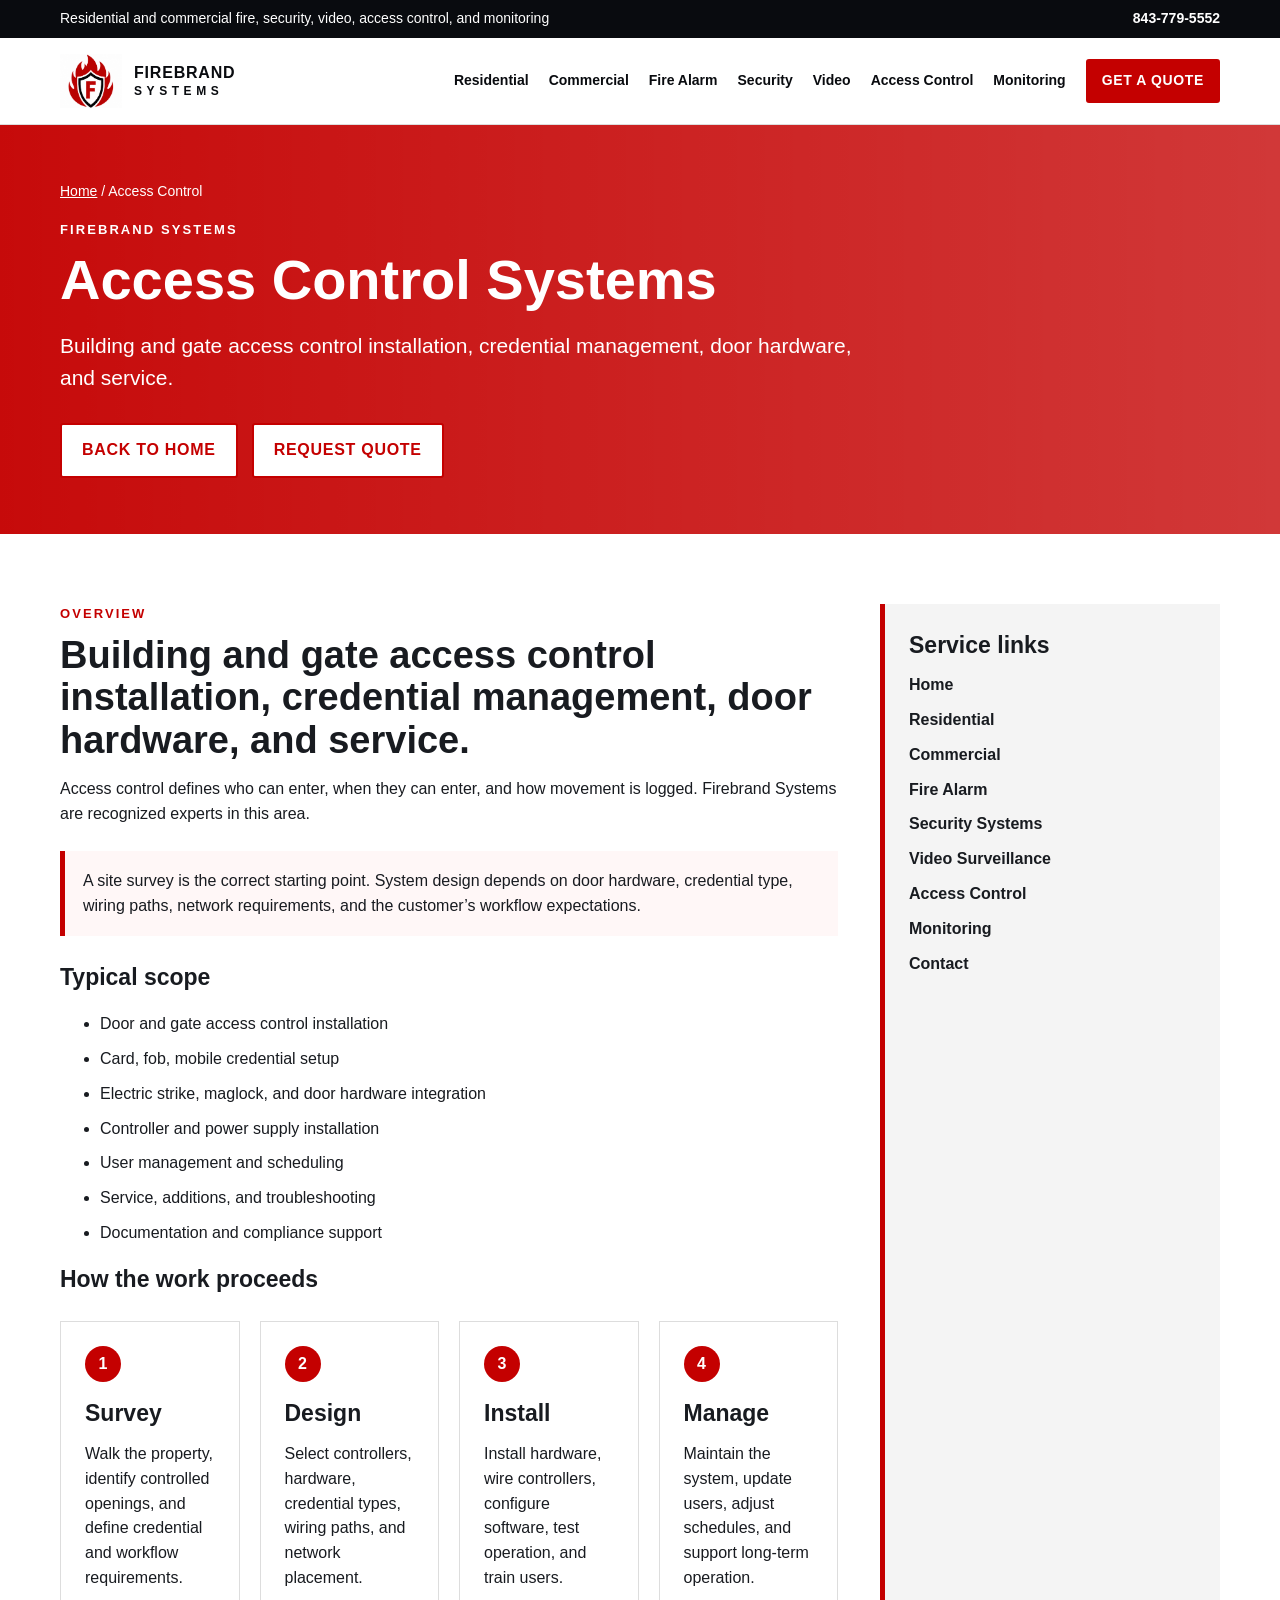
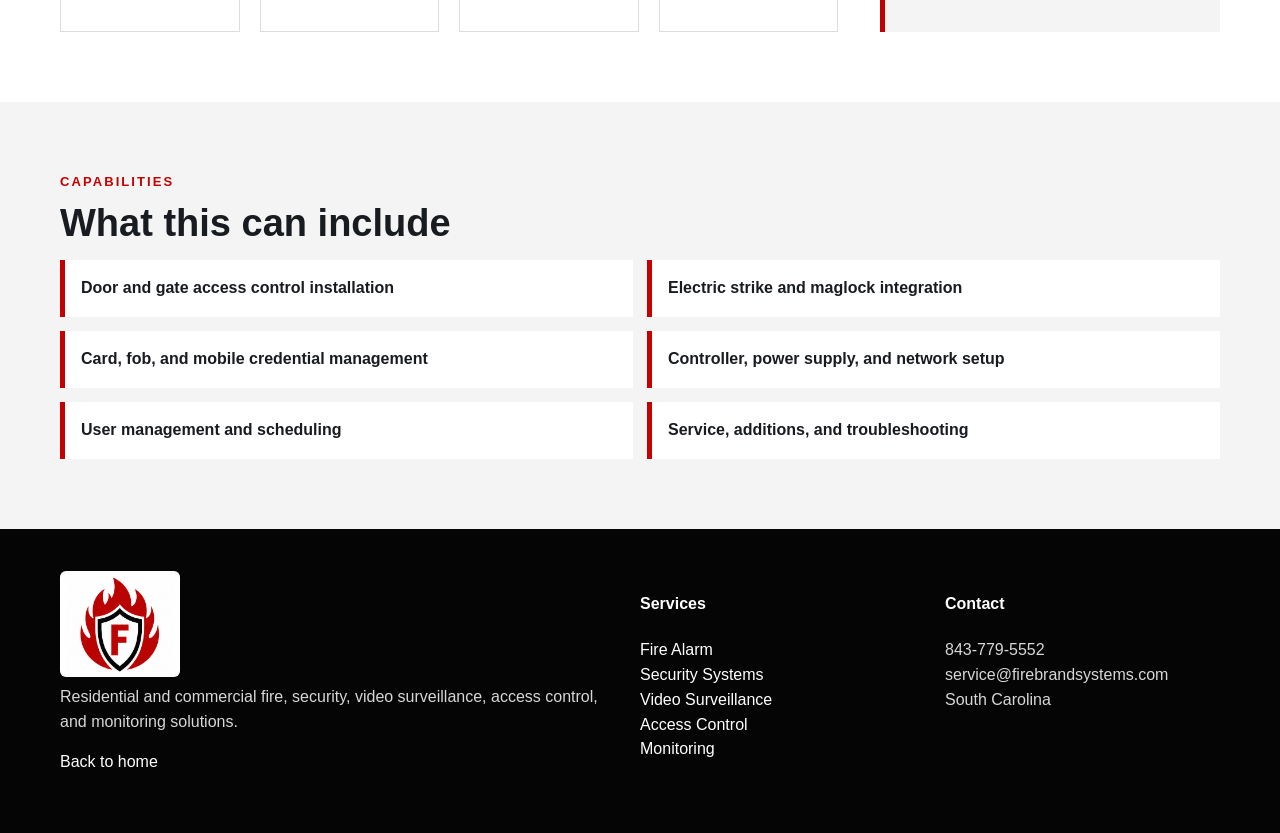
<file: access-control.html>
<!doctype html>
<html lang="en">
<head>
  <meta charset="utf-8">
  <meta name="viewport" content="width=device-width, initial-scale=1">
  <title>Access Control Systems | Firebrand Systems</title>
  <meta name="description" content="Building and gate access control installation, credential management, door hardware, and service.">
  <link rel="icon" href="assets/favicon.svg" type="image/svg+xml">
  <link rel="stylesheet" href="styles.css">
</head>
<body>

<header class="utility">
  <div class="container utility-inner">
    <span>Residential and commercial fire, security, video, access control, and monitoring</span>
    <a href="tel:8437795552">843-779-5552</a>
  </div>
</header>

<nav class="nav">
  <div class="container nav-inner">
    <a class="brand" href="index.html" aria-label="Firebrand Systems home">
      <img src="firebrand-logo.png" alt="Firebrand Systems logo">
      <span>FIREBRAND <em>SYSTEMS</em></span>
    </a>
    <div class="nav-links">
      <a href="residential.html">Residential</a>
      <a href="commercial.html">Commercial</a>
      <a href="fire-alarm.html">Fire Alarm</a>
      <a href="security-systems.html">Security</a>
      <a href="video-surveillance.html">Video</a>
      <a href="access-control.html">Access Control</a>
      <a href="monitoring.html">Monitoring</a>
      <a class="button nav-button" href="contact.html">Get a Quote</a>
    </div>
  </div>
</nav>

<main>
  <section class="hero service-hero">
    <div class="container">
      <div class="breadcrumbs"><a href="index.html">Home</a> / Access Control</div>
      <p class="eyebrow">Firebrand Systems</p>
      <h1>Access Control Systems</h1>
      <p class="lead">Building and gate access control installation, credential management, door hardware, and service.</p>
      <div class="actions">
        <a class="button secondary" href="index.html">Back to Home</a>
        <a class="button secondary" href="contact.html">Request Quote</a>
      </div>
    </div>
  </section>

  <section class="section">
    <div class="container service-layout">
      <article>
        <p class="eyebrow red">Overview</p>
        <h2>Building and gate access control installation, credential management, door hardware, and service.</h2>
        <p>Access control defines who can enter, when they can enter, and how movement is logged. Firebrand Systems are recognized experts in this area.</p>
        <div class="notice">A site survey is the correct starting point. System design depends on door hardware, credential type, wiring paths, network requirements, and the customer’s workflow expectations.</div>

        <h3>Typical scope</h3>
        <ul class="text-list">
          <li>Door and gate access control installation</li>
          <li>Card, fob, mobile credential setup</li>
          <li>Electric strike, maglock, and door hardware integration</li>
          <li>Controller and power supply installation</li>
          <li>User management and scheduling</li>
          <li>Service, additions, and troubleshooting</li>
          <li>Documentation and compliance support</li>
        </ul>

        <h3>How the work proceeds</h3>
        <div class="process">
          <div>
            <h3>Survey</h3>
            <p>Walk the property, identify controlled openings, and define credential and workflow requirements.</p>
          </div>
          <div>
            <h3>Design</h3>
            <p>Select controllers, hardware, credential types, wiring paths, and network placement.</p>
          </div>
          <div>
            <h3>Install</h3>
            <p>Install hardware, wire controllers, configure software, test operation, and train users.</p>
          </div>
          <div>
            <h3>Manage</h3>
            <p>Maintain the system, update users, adjust schedules, and support long-term operation.</p>
          </div>
        </div>
      </article>

      <aside class="sidebox">
        <h3>Service links</h3>
        <a href="index.html">Home</a>
        <a href="residential.html">Residential</a>
        <a href="commercial.html">Commercial</a>
        <a href="fire-alarm.html">Fire Alarm</a>
        <a href="security-systems.html">Security Systems</a>
        <a href="video-surveillance.html">Video Surveillance</a>
        <a href="access-control.html">Access Control</a>
        <a href="monitoring.html">Monitoring</a>
        <a href="contact.html">Contact</a>
      </aside>
    </div>
  </section>

  <section class="section split-section">
    <div class="container">
      <p class="eyebrow red">Capabilities</p>
      <h2>What this can include</h2>
      <div class="checklist">
        <span>Door and gate access control installation</span>
        <span>Electric strike and maglock integration</span>
        <span>Card, fob, and mobile credential management</span>
        <span>Controller, power supply, and network setup</span>
        <span>User management and scheduling</span>
        <span>Service, additions, and troubleshooting</span>
      </div>
    </div>
  </section>
</main>

<footer>
  <div class="container footer-grid">
    <div>
      <img src="firebrand-logo.png" alt="Firebrand Systems logo">
      <p>Residential and commercial fire, security, video surveillance, access control, and monitoring solutions.</p>
      <p><a href="index.html">Back to home</a></p>
    </div>
    <div>
      <h4>Services</h4>
      <p>
        <a href="fire-alarm.html">Fire Alarm</a><br>
        <a href="security-systems.html">Security Systems</a><br>
        <a href="video-surveillance.html">Video Surveillance</a><br>
        <a href="access-control.html">Access Control</a><br>
        <a href="monitoring.html">Monitoring</a>
      </p>
    </div>
    <div>
      <h4>Contact</h4>
      <p>843-779-5552<br>service@firebrandsystems.com<br>South Carolina</p>
    </div>
  </div>
</footer>

</body>
</html>
</file>
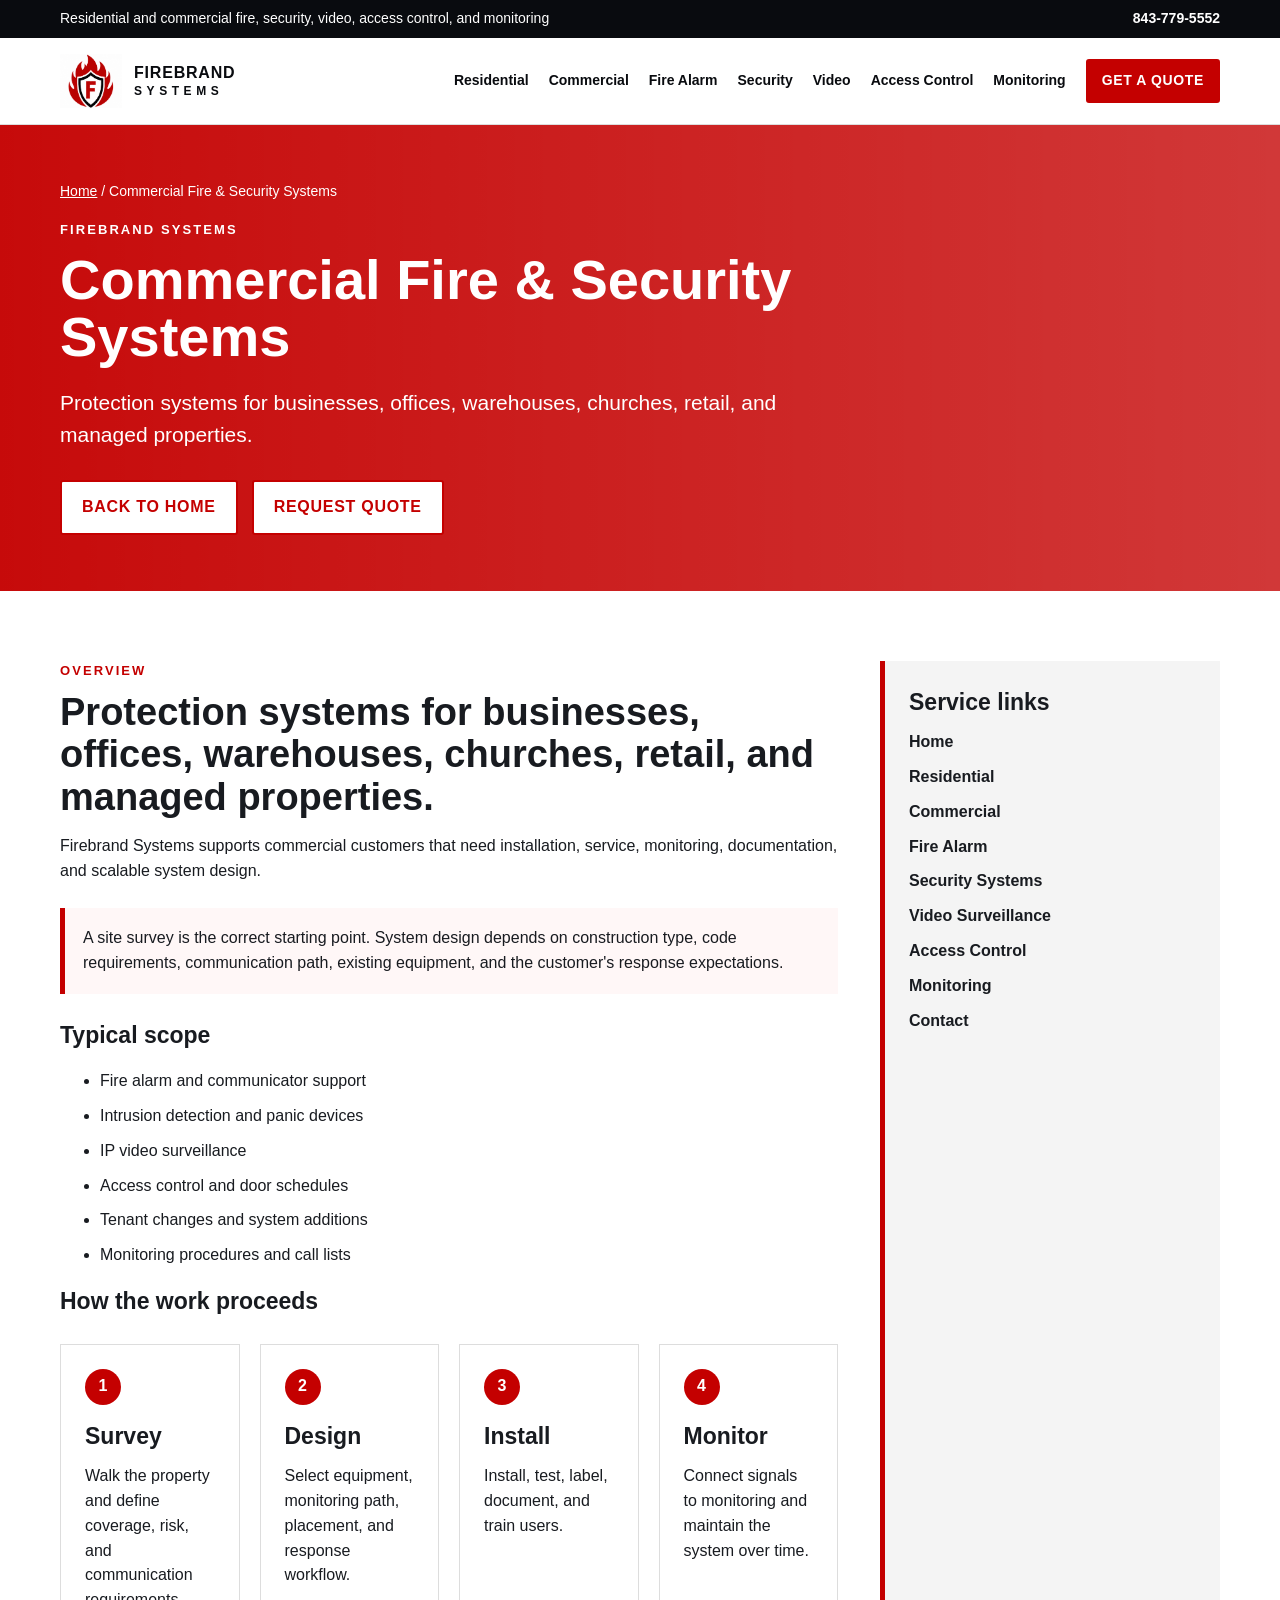
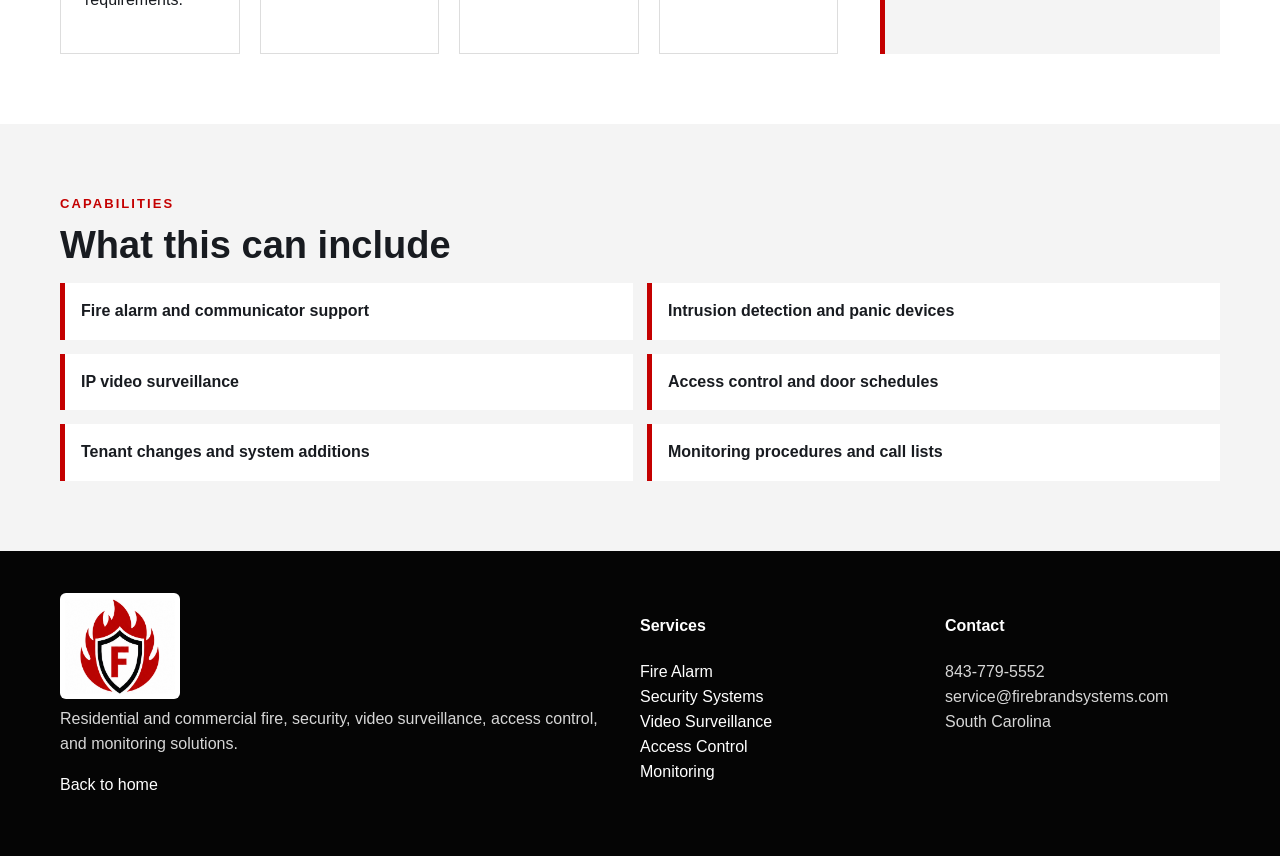
<file: commercial.html>
<!doctype html>
<html lang="en">
<head>
  <meta charset="utf-8">
  <meta name="viewport" content="width=device-width, initial-scale=1">
  <title>Commercial Fire & Security Systems | Firebrand Systems</title>
  <meta name="description" content="Commercial fire alarm, intrusion, video, access control, and monitoring services.">
  <link rel="icon" href="assets/favicon.svg" type="image/svg+xml">
  <link rel="stylesheet" href="styles.css">
</head>
<body>

<header class="utility">
  <div class="container utility-inner">
    <span>Residential and commercial fire, security, video, access control, and monitoring</span>
    <a href="tel:8437795552">843-779-5552</a>
  </div>
</header>
<nav class="nav">
  <div class="container nav-inner">
    <a class="brand" href="index.html" aria-label="Firebrand Systems home">
      <img src="firebrand-logo.png" alt="Firebrand Systems logo">
      <span>FIREBRAND <em>SYSTEMS</em></span>
    </a>
    <div class="nav-links">
      <a href="residential.html">Residential</a>
      <a href="commercial.html">Commercial</a>
      <a href="fire-alarm.html">Fire Alarm</a>
      <a href="security-systems.html">Security</a>
      <a href="video-surveillance.html">Video</a>
      <a href="access-control.html">Access Control</a>
      <a href="monitoring.html">Monitoring</a>
      <a class="button nav-button" href="contact.html">Get a Quote</a>
    </div>
  </div>
</nav>


<main>
  <section class="hero service-hero">
    <div class="container">
      <div class="breadcrumbs"><a href="index.html">Home</a> / Commercial Fire & Security Systems</div>
      <p class="eyebrow">Firebrand Systems</p>
      <h1>Commercial Fire & Security Systems</h1>
      <p class="lead">Protection systems for businesses, offices, warehouses, churches, retail, and managed properties.</p>
      <div class="actions"><a class="button secondary" href="index.html">Back to Home</a><a class="button secondary" href="contact.html">Request Quote</a></div>
    </div>
  </section>
  <section class="section">
    <div class="container service-layout">
      <article>
        <p class="eyebrow red">Overview</p>
        <h2>Protection systems for businesses, offices, warehouses, churches, retail, and managed properties.</h2>
        <p>Firebrand Systems supports commercial customers that need installation, service, monitoring, documentation, and scalable system design.</p>
        <div class="notice">A site survey is the correct starting point. System design depends on construction type, code requirements, communication path, existing equipment, and the customer's response expectations.</div>
        <h3>Typical scope</h3>
        <ul class="text-list"><li>Fire alarm and communicator support</li>
<li>Intrusion detection and panic devices</li>
<li>IP video surveillance</li>
<li>Access control and door schedules</li>
<li>Tenant changes and system additions</li>
<li>Monitoring procedures and call lists</li></ul>
        <h3>How the work proceeds</h3>
        <div class="process">
          <div><h3>Survey</h3><p>Walk the property and define coverage, risk, and communication requirements.</p></div>
          <div><h3>Design</h3><p>Select equipment, monitoring path, placement, and response workflow.</p></div>
          <div><h3>Install</h3><p>Install, test, label, document, and train users.</p></div>
          <div><h3>Monitor</h3><p>Connect signals to monitoring and maintain the system over time.</p></div>
        </div>
      </article>
      <aside class="sidebox">
        <h3>Service links</h3>
        <a href="index.html">Home</a>
        <a href="residential.html">Residential</a>
        <a href="commercial.html">Commercial</a>
        <a href="fire-alarm.html">Fire Alarm</a>
        <a href="security-systems.html">Security Systems</a>
        <a href="video-surveillance.html">Video Surveillance</a>
        <a href="access-control.html">Access Control</a>
        <a href="monitoring.html">Monitoring</a>
        <a href="contact.html">Contact</a>
      </aside>
    </div>
  </section>
  <section class="section split-section">
    <div class="container">
      <p class="eyebrow red">Capabilities</p>
      <h2>What this can include</h2>
      <div class="checklist"><span>Fire alarm and communicator support</span>
<span>Intrusion detection and panic devices</span>
<span>IP video surveillance</span>
<span>Access control and door schedules</span>
<span>Tenant changes and system additions</span>
<span>Monitoring procedures and call lists</span></div>
    </div>
  </section>
</main>


<footer>
  <div class="container footer-grid">
    <div>
      <img src="firebrand-logo.png" alt="Firebrand Systems logo">
      <p>Residential and commercial fire, security, video surveillance, access control, and monitoring solutions.</p>
      <p><a href="index.html">Back to home</a></p>
    </div>
    <div>
      <h4>Services</h4>
      <p><a href="fire-alarm.html">Fire Alarm</a><br>
      <a href="security-systems.html">Security Systems</a><br>
      <a href="video-surveillance.html">Video Surveillance</a><br>
      <a href="access-control.html">Access Control</a><br>
      <a href="monitoring.html">Monitoring</a></p>
    </div>
    <div>
      <h4>Contact</h4>
      <p>843-779-5552<br>service@firebrandsystems.com<br>South Carolina</p>
    </div>
  </div>
</footer>

</body>
</html>
</file>
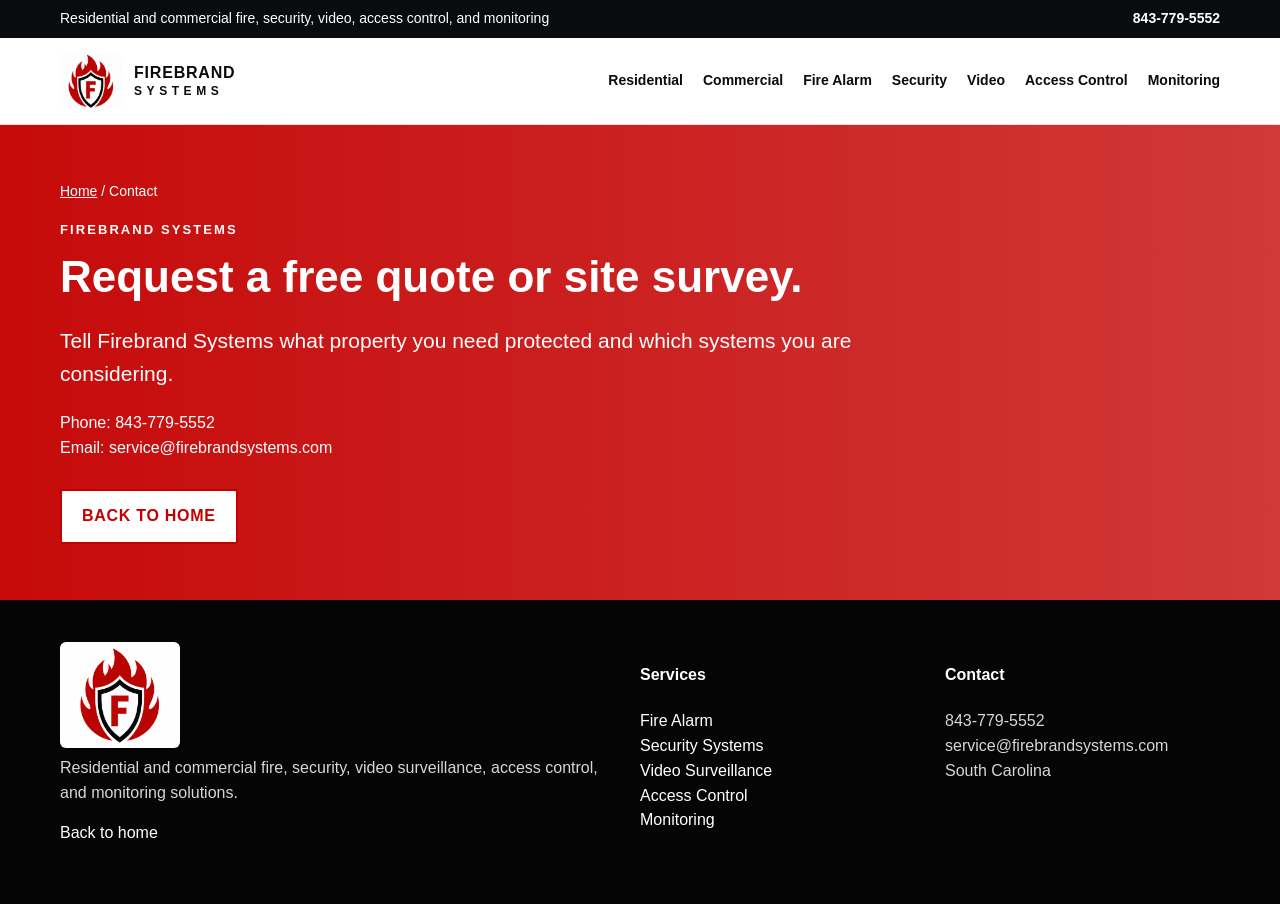
<file: contact.html>
<!doctype html>
<html lang="en">
<head>
  <meta charset="utf-8">
  <meta name="viewport" content="width=device-width, initial-scale=1">
  <title>Contact Firebrand Systems | Request a Free Quote</title>
  <meta name="description" content="Request a free Firebrand Systems residential or commercial fire and security quote.">
  <link rel="icon" href="assets/favicon.svg" type="image/svg+xml">
  <link rel="stylesheet" href="styles.css">
  <style>
  .service-layout {
    grid-template-columns: 2fr 1fr;
  }

  .hero.service-hero .small-title {
    font-size: 2.75rem;
    line-height: 1.2;
  }
</style>


</style>

</head>
<body>

<header class="utility">
  <div class="container utility-inner">
    <span>Residential and commercial fire, security, video, access control, and monitoring</span>
    <a href="tel:8437795552">843-779-5552</a>
  </div>
</header>
<nav class="nav">
  <div class="container nav-inner">
    <a class="brand" href="index.html" aria-label="Firebrand Systems home">
      <img src="firebrand-logo.png" alt="Firebrand Systems logo">
      <span>FIREBRAND <em>SYSTEMS</em></span>
    </a>
    <div class="nav-links">
      <a href="residential.html">Residential</a>
      <a href="commercial.html">Commercial</a>
      <a href="fire-alarm.html">Fire Alarm</a>
      <a href="security-systems.html">Security</a>
      <a href="video-surveillance.html">Video</a>
      <a href="access-control.html">Access Control</a>
      <a href="monitoring.html">Monitoring</a>
      
    </div>
  </div>
</nav>


<main>
  <section class="hero service-hero">
    <div class="container">
      <div class="breadcrumbs"><a href="index.html">Home</a> / Contact</div>
      <p class="eyebrow">Firebrand Systems</p>
      <h1 class="small-title">Request a free quote or site survey.</h1>
      <p class="lead">Tell Firebrand Systems what property you need protected and which systems you are considering.</p>
      <p>Phone: 843-779-5552<br>Email: service@firebrandsystems.com</p>
      <div class="actions"><a class="button secondary" href="index.html">Back to Home</a></div>
    </div>
    
   
  </section>
  
  
</main>


<footer>
  <div class="container footer-grid">
    <div>
      <img src="firebrand-logo.png" alt="Firebrand Systems logo">
      <p>Residential and commercial fire, security, video surveillance, access control, and monitoring solutions.</p>
      <p><a href="index.html">Back to home</a></p>
    </div>
    <div>
      <h4>Services</h4>
      <p><a href="fire-alarm.html">Fire Alarm</a><br>
      <a href="security-systems.html">Security Systems</a><br>
      <a href="video-surveillance.html">Video Surveillance</a><br>
      <a href="access-control.html">Access Control</a><br>
      <a href="monitoring.html">Monitoring</a></p>
    </div>
    <div>
      <h4>Contact</h4>
      <p>843-779-5552<br>service@firebrandsystems.com<br>South Carolina</p>
    </div>
  </div>
</footer>

</body>
</html>
</file>
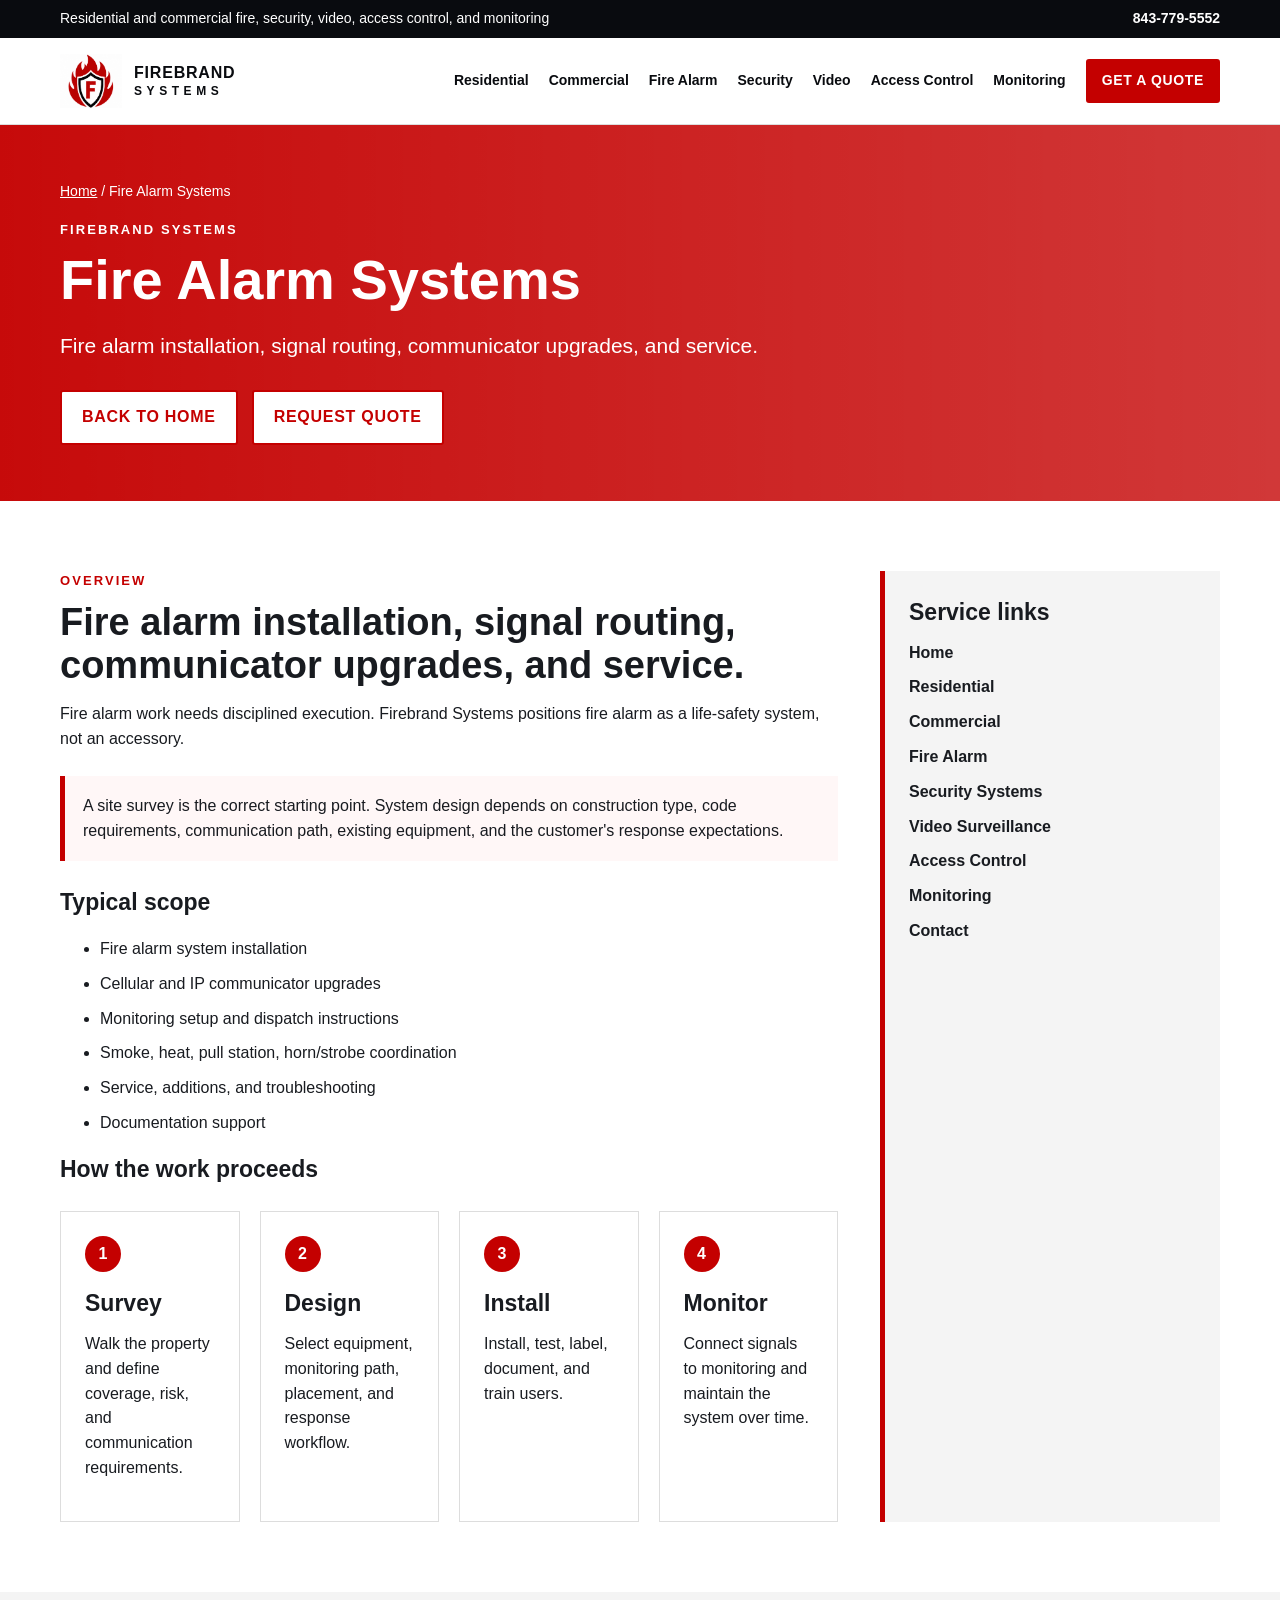
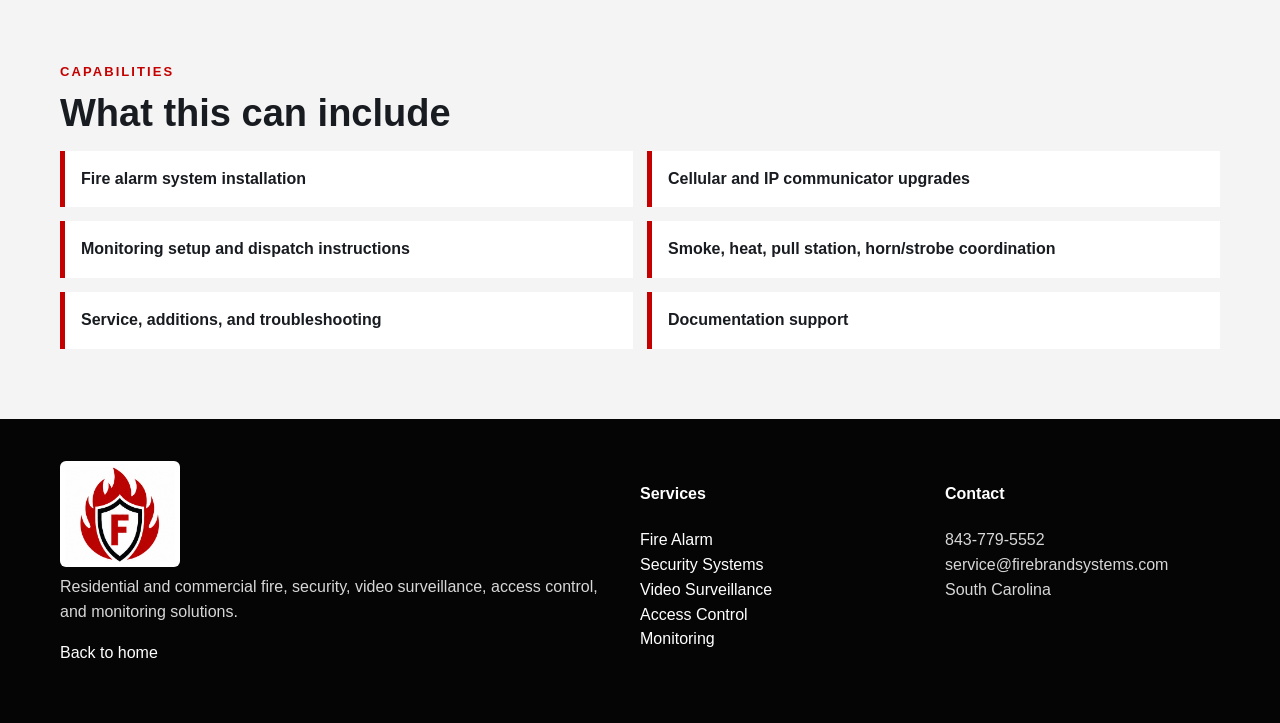
<file: fire-alarm.html>
<!doctype html>
<html lang="en">
<head>
  <meta charset="utf-8">
  <meta name="viewport" content="width=device-width, initial-scale=1">
  <title>Fire Alarm Systems | Firebrand Systems</title>
  <meta name="description" content="Fire alarm installation, monitoring, communicator upgrades, and service.">
  <link rel="icon" href="assets/favicon.svg" type="image/svg+xml">
  <link rel="stylesheet" href="styles.css">
</head>
<body>

<header class="utility">
  <div class="container utility-inner">
    <span>Residential and commercial fire, security, video, access control, and monitoring</span>
    <a href="tel:8437795552">843-779-5552</a>
  </div>
</header>
<nav class="nav">
  <div class="container nav-inner">
    <a class="brand" href="index.html" aria-label="Firebrand Systems home">
      <img src="firebrand-logo.png" alt="Firebrand Systems logo">
      <span>FIREBRAND <em>SYSTEMS</em></span>
    </a>
    <div class="nav-links">
      <a href="residential.html">Residential</a>
      <a href="commercial.html">Commercial</a>
      <a href="fire-alarm.html">Fire Alarm</a>
      <a href="security-systems.html">Security</a>
      <a href="video-surveillance.html">Video</a>
      <a href="access-control.html">Access Control</a>
      <a href="monitoring.html">Monitoring</a>
      <a class="button nav-button" href="contact.html">Get a Quote</a>
    </div>
  </div>
</nav>


<main>
  <section class="hero service-hero">
    <div class="container">
      <div class="breadcrumbs"><a href="index.html">Home</a> / Fire Alarm Systems</div>
      <p class="eyebrow">Firebrand Systems</p>
      <h1>Fire Alarm Systems</h1>
      <p class="lead">Fire alarm installation, signal routing, communicator upgrades, and service.</p>
      <div class="actions"><a class="button secondary" href="index.html">Back to Home</a><a class="button secondary" href="contact.html">Request Quote</a></div>
    </div>
  </section>
  <section class="section">
    <div class="container service-layout">
      <article>
        <p class="eyebrow red">Overview</p>
        <h2>Fire alarm installation, signal routing, communicator upgrades, and service.</h2>
        <p>Fire alarm work needs disciplined execution. Firebrand Systems positions fire alarm as a life-safety system, not an accessory.</p>
        <div class="notice">A site survey is the correct starting point. System design depends on construction type, code requirements, communication path, existing equipment, and the customer's response expectations.</div>
        <h3>Typical scope</h3>
        <ul class="text-list"><li>Fire alarm system installation</li>
<li>Cellular and IP communicator upgrades</li>
<li>Monitoring setup and dispatch instructions</li>
<li>Smoke, heat, pull station, horn/strobe coordination</li>
<li>Service, additions, and troubleshooting</li>
<li>Documentation support</li></ul>
        <h3>How the work proceeds</h3>
        <div class="process">
          <div><h3>Survey</h3><p>Walk the property and define coverage, risk, and communication requirements.</p></div>
          <div><h3>Design</h3><p>Select equipment, monitoring path, placement, and response workflow.</p></div>
          <div><h3>Install</h3><p>Install, test, label, document, and train users.</p></div>
          <div><h3>Monitor</h3><p>Connect signals to monitoring and maintain the system over time.</p></div>
        </div>
      </article>
      <aside class="sidebox">
        <h3>Service links</h3>
        <a href="index.html">Home</a>
        <a href="residential.html">Residential</a>
        <a href="commercial.html">Commercial</a>
        <a href="fire-alarm.html">Fire Alarm</a>
        <a href="security-systems.html">Security Systems</a>
        <a href="video-surveillance.html">Video Surveillance</a>
        <a href="access-control.html">Access Control</a>
        <a href="monitoring.html">Monitoring</a>
        <a href="contact.html">Contact</a>
      </aside>
    </div>
  </section>
  <section class="section split-section">
    <div class="container">
      <p class="eyebrow red">Capabilities</p>
      <h2>What this can include</h2>
      <div class="checklist"><span>Fire alarm system installation</span>
<span>Cellular and IP communicator upgrades</span>
<span>Monitoring setup and dispatch instructions</span>
<span>Smoke, heat, pull station, horn/strobe coordination</span>
<span>Service, additions, and troubleshooting</span>
<span>Documentation support</span></div>
    </div>
  </section>
</main>


<footer>
  <div class="container footer-grid">
    <div>
      <img src="firebrand-logo.png" alt="Firebrand Systems logo">
      <p>Residential and commercial fire, security, video surveillance, access control, and monitoring solutions.</p>
      <p><a href="index.html">Back to home</a></p>
    </div>
    <div>
      <h4>Services</h4>
      <p><a href="fire-alarm.html">Fire Alarm</a><br>
      <a href="security-systems.html">Security Systems</a><br>
      <a href="video-surveillance.html">Video Surveillance</a><br>
      <a href="access-control.html">Access Control</a><br>
      <a href="monitoring.html">Monitoring</a></p>
    </div>
    <div>
      <h4>Contact</h4>
      <p>843-779-5552<br>service@firebrandsystems.com<br>South Carolina</p>
    </div>
  </div>
</footer>

</body>
</html>
</file>
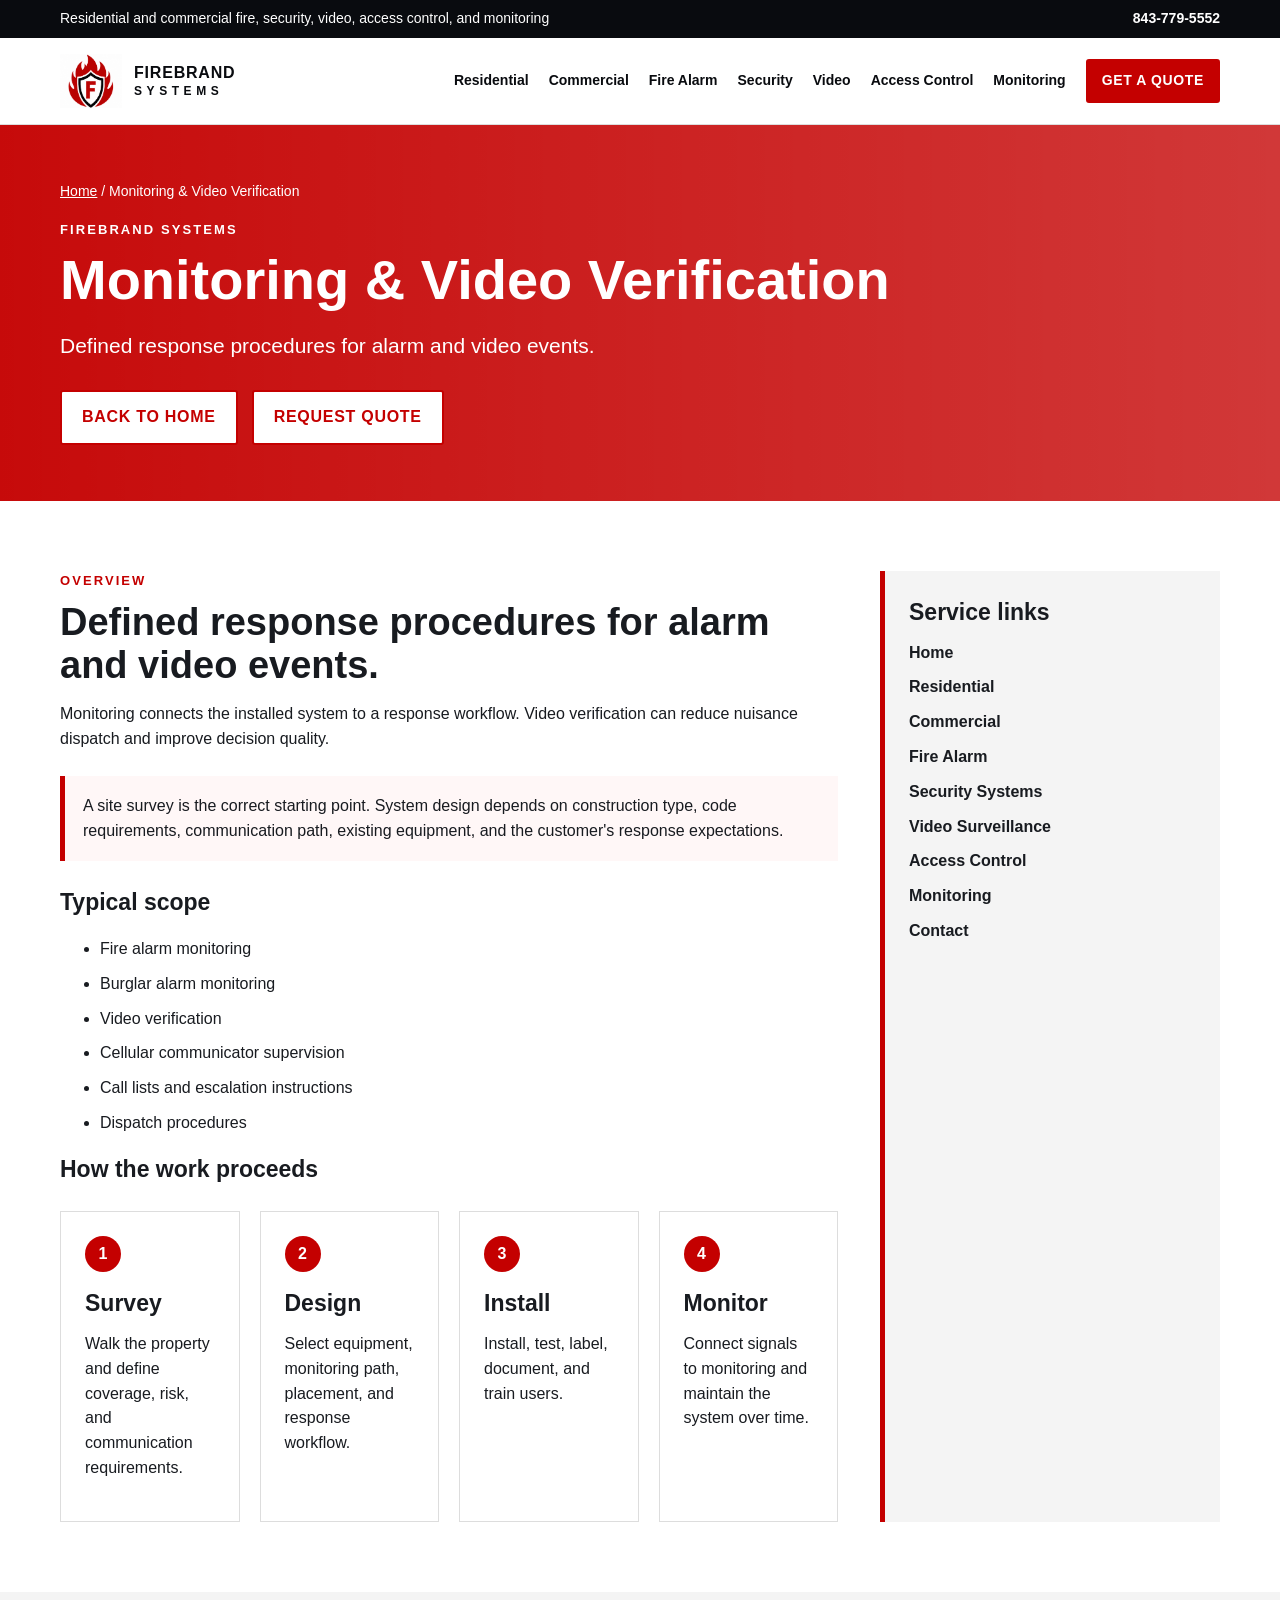
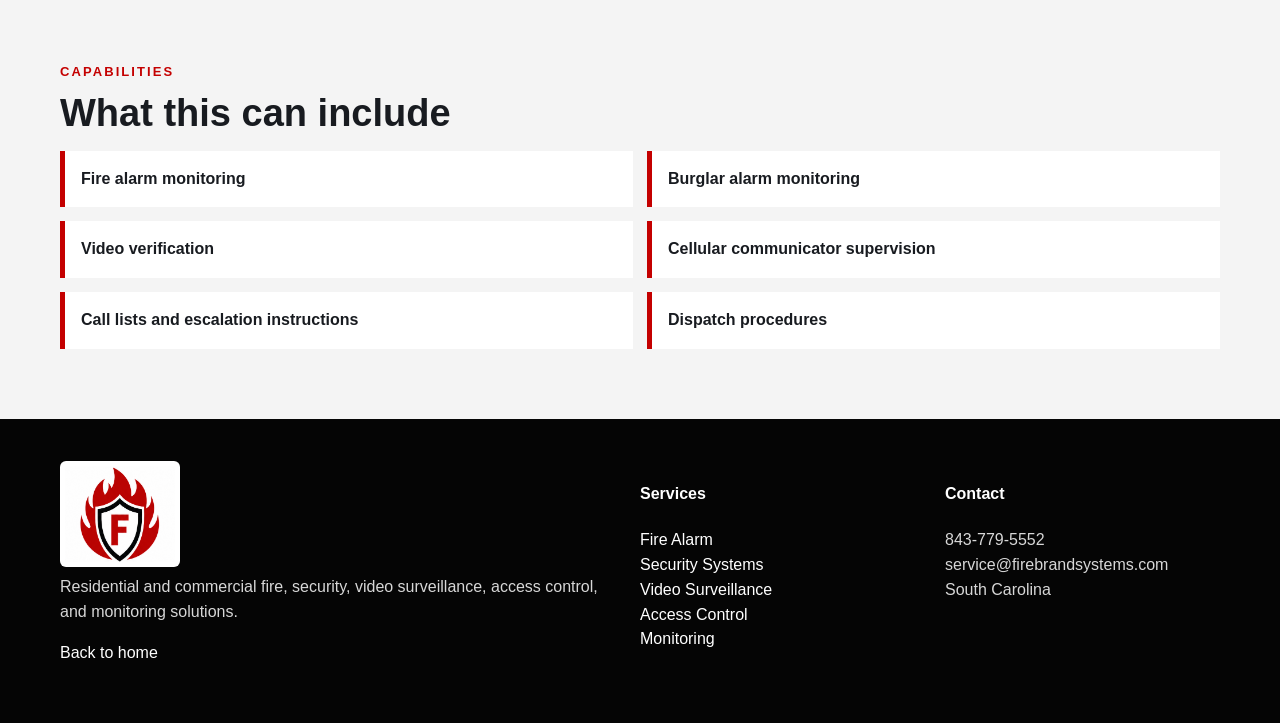
<file: monitoring.html>
<!doctype html>
<html lang="en">
<head>
  <meta charset="utf-8">
  <meta name="viewport" content="width=device-width, initial-scale=1">
  <title>Monitoring & Video Verification | Firebrand Systems</title>
  <meta name="description" content="Alarm monitoring, fire dispatch, burglar alarm monitoring, and video verification.">
  <link rel="icon" href="assets/favicon.svg" type="image/svg+xml">
  <link rel="stylesheet" href="styles.css">
</head>
<body>

<header class="utility">
  <div class="container utility-inner">
    <span>Residential and commercial fire, security, video, access control, and monitoring</span>
    <a href="tel:8437795552">843-779-5552</a>
  </div>
</header>
<nav class="nav">
  <div class="container nav-inner">
    <a class="brand" href="index.html" aria-label="Firebrand Systems home">
      <img src="firebrand-logo.png" alt="Firebrand Systems logo">
      <span>FIREBRAND <em>SYSTEMS</em></span>
    </a>
    <div class="nav-links">
      <a href="residential.html">Residential</a>
      <a href="commercial.html">Commercial</a>
      <a href="fire-alarm.html">Fire Alarm</a>
      <a href="security-systems.html">Security</a>
      <a href="video-surveillance.html">Video</a>
      <a href="access-control.html">Access Control</a>
      <a href="monitoring.html">Monitoring</a>
      <a class="button nav-button" href="contact.html">Get a Quote</a>
    </div>
  </div>
</nav>


<main>
  <section class="hero service-hero">
    <div class="container">
      <div class="breadcrumbs"><a href="index.html">Home</a> / Monitoring & Video Verification</div>
      <p class="eyebrow">Firebrand Systems</p>
      <h1>Monitoring & Video Verification</h1>
      <p class="lead">Defined response procedures for alarm and video events.</p>
      <div class="actions"><a class="button secondary" href="index.html">Back to Home</a><a class="button secondary" href="contact.html">Request Quote</a></div>
    </div>
  </section>
  <section class="section">
    <div class="container service-layout">
      <article>
        <p class="eyebrow red">Overview</p>
        <h2>Defined response procedures for alarm and video events.</h2>
        <p>Monitoring connects the installed system to a response workflow. Video verification can reduce nuisance dispatch and improve decision quality.</p>
        <div class="notice">A site survey is the correct starting point. System design depends on construction type, code requirements, communication path, existing equipment, and the customer's response expectations.</div>
        <h3>Typical scope</h3>
        <ul class="text-list"><li>Fire alarm monitoring</li>
<li>Burglar alarm monitoring</li>
<li>Video verification</li>
<li>Cellular communicator supervision</li>
<li>Call lists and escalation instructions</li>
<li>Dispatch procedures</li></ul>
        <h3>How the work proceeds</h3>
        <div class="process">
          <div><h3>Survey</h3><p>Walk the property and define coverage, risk, and communication requirements.</p></div>
          <div><h3>Design</h3><p>Select equipment, monitoring path, placement, and response workflow.</p></div>
          <div><h3>Install</h3><p>Install, test, label, document, and train users.</p></div>
          <div><h3>Monitor</h3><p>Connect signals to monitoring and maintain the system over time.</p></div>
        </div>
      </article>
      <aside class="sidebox">
        <h3>Service links</h3>
        <a href="index.html">Home</a>
        <a href="residential.html">Residential</a>
        <a href="commercial.html">Commercial</a>
        <a href="fire-alarm.html">Fire Alarm</a>
        <a href="security-systems.html">Security Systems</a>
        <a href="video-surveillance.html">Video Surveillance</a>
        <a href="access-control.html">Access Control</a>
        <a href="monitoring.html">Monitoring</a>
        <a href="contact.html">Contact</a>
      </aside>
    </div>
  </section>
  <section class="section split-section">
    <div class="container">
      <p class="eyebrow red">Capabilities</p>
      <h2>What this can include</h2>
      <div class="checklist"><span>Fire alarm monitoring</span>
<span>Burglar alarm monitoring</span>
<span>Video verification</span>
<span>Cellular communicator supervision</span>
<span>Call lists and escalation instructions</span>
<span>Dispatch procedures</span></div>
    </div>
  </section>
</main>


<footer>
  <div class="container footer-grid">
    <div>
      <img src="firebrand-logo.png" alt="Firebrand Systems logo">
      <p>Residential and commercial fire, security, video surveillance, access control, and monitoring solutions.</p>
      <p><a href="index.html">Back to home</a></p>
    </div>
    <div>
      <h4>Services</h4>
      <p><a href="fire-alarm.html">Fire Alarm</a><br>
      <a href="security-systems.html">Security Systems</a><br>
      <a href="video-surveillance.html">Video Surveillance</a><br>
      <a href="access-control.html">Access Control</a><br>
      <a href="monitoring.html">Monitoring</a></p>
    </div>
    <div>
      <h4>Contact</h4>
      <p>843-779-5552<br>service@firebrandsystems.com<br>South Carolina</p>
    </div>
  </div>
</footer>

</body>
</html>
</file>
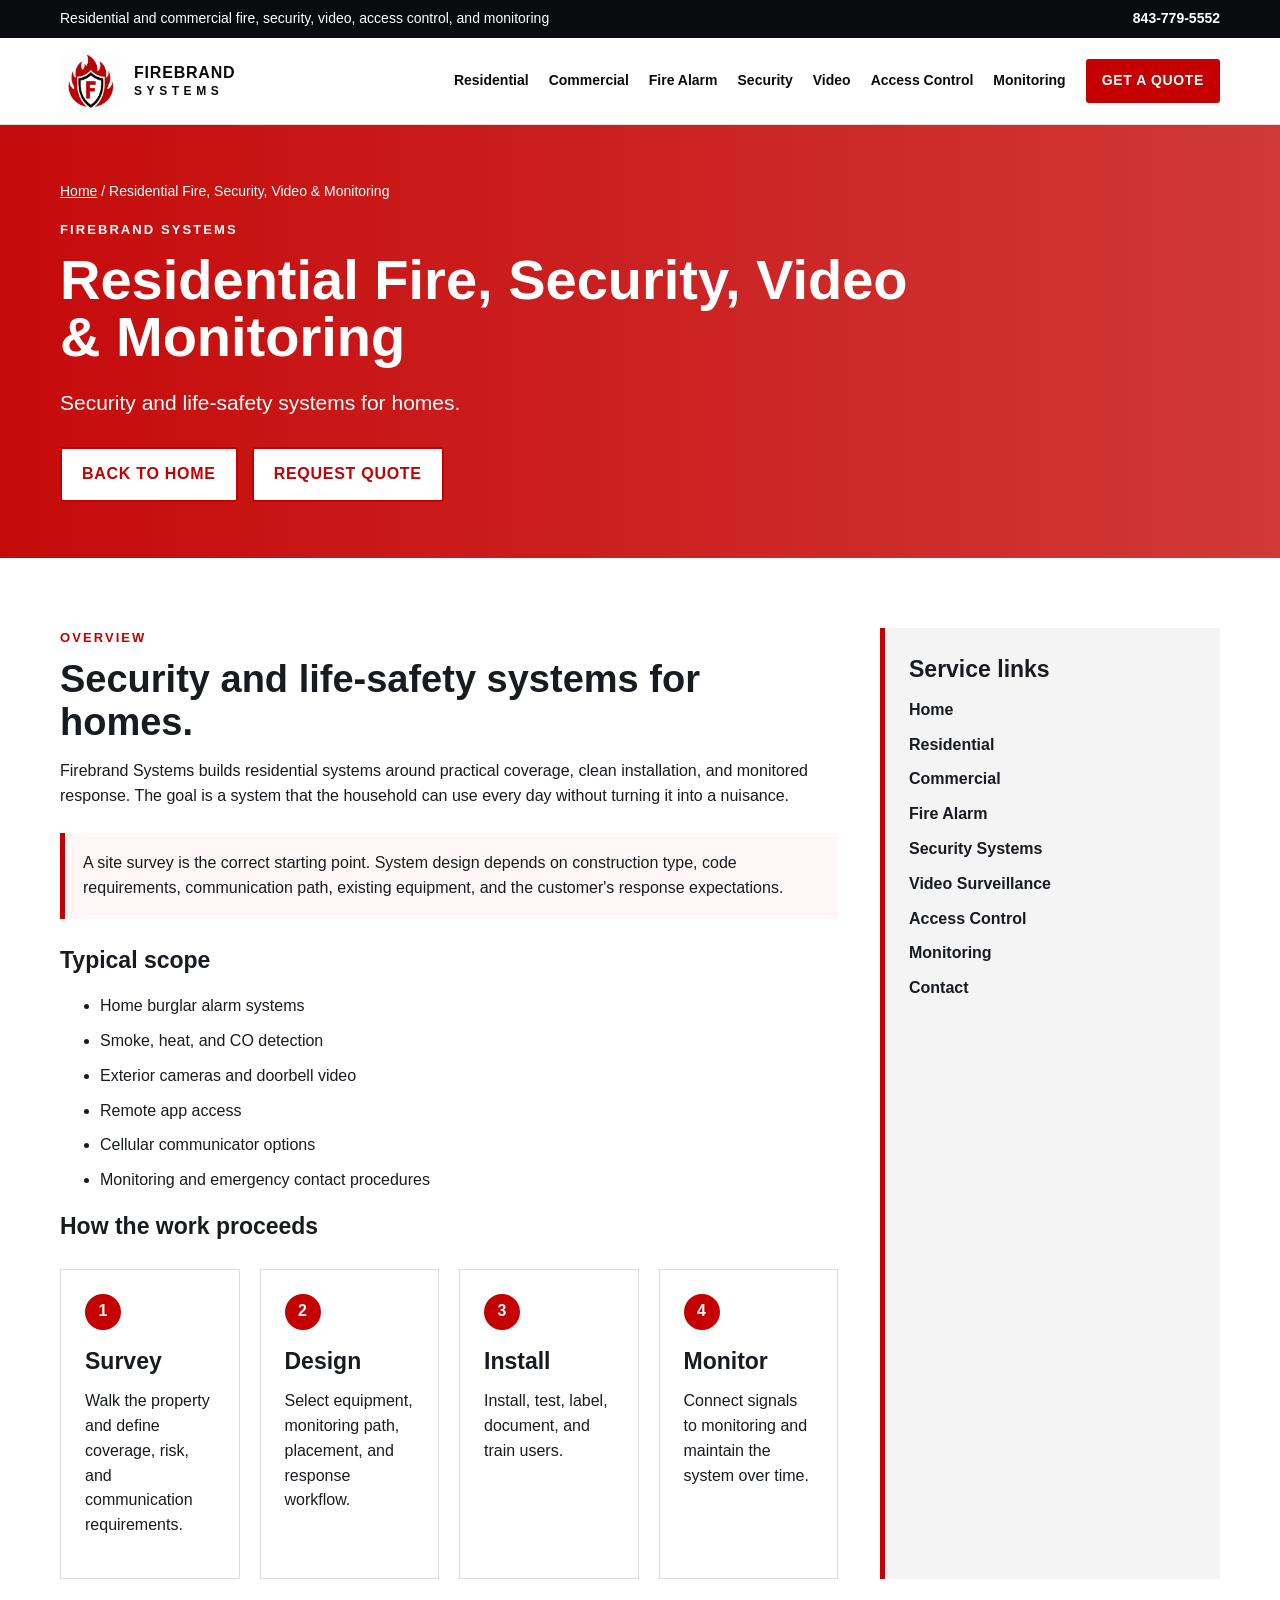
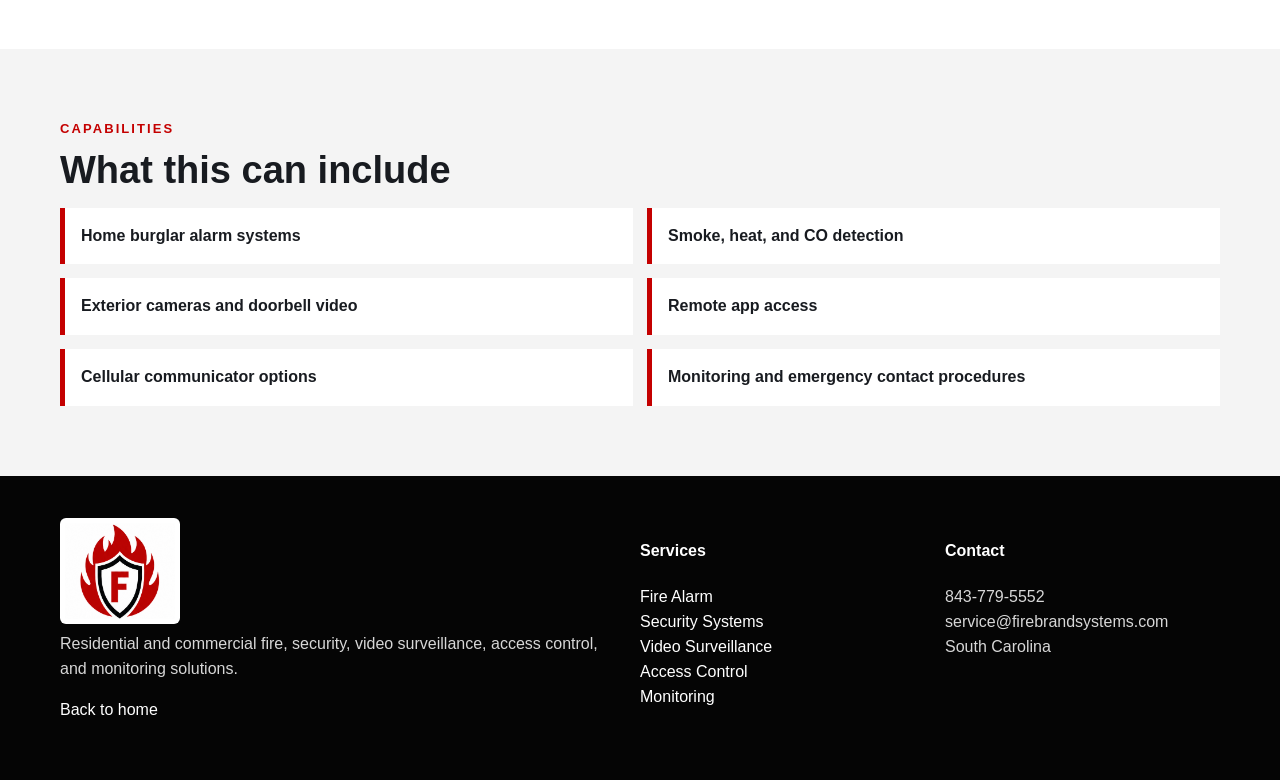
<file: residential.html>
<!doctype html>
<html lang="en">
<head>
  <meta charset="utf-8">
  <meta name="viewport" content="width=device-width, initial-scale=1">
  <title>Residential Security & Fire Monitoring | Firebrand Systems</title>
  <meta name="description" content="Residential fire, security, video, and monitoring services.">
  <link rel="icon" href="assets/favicon.svg" type="image/svg+xml">
  <link rel="stylesheet" href="styles.css">
</head>
<body>

<header class="utility">
  <div class="container utility-inner">
    <span>Residential and commercial fire, security, video, access control, and monitoring</span>
    <a href="tel:8437795552">843-779-5552</a>
  </div>
</header>
<nav class="nav">
  <div class="container nav-inner">
    <a class="brand" href="index.html" aria-label="Firebrand Systems home">
      <img src="firebrand-logo.png" alt="Firebrand Systems logo">
      <span>FIREBRAND <em>SYSTEMS</em></span>
    </a>
    <div class="nav-links">
      <a href="residential.html">Residential</a>
      <a href="commercial.html">Commercial</a>
      <a href="fire-alarm.html">Fire Alarm</a>
      <a href="security-systems.html">Security</a>
      <a href="video-surveillance.html">Video</a>
      <a href="access-control.html">Access Control</a>
      <a href="monitoring.html">Monitoring</a>
      <a class="button nav-button" href="contact.html">Get a Quote</a>
    </div>
  </div>
</nav>


<main>
  <section class="hero service-hero">
    <div class="container">
      <div class="breadcrumbs"><a href="index.html">Home</a> / Residential Fire, Security, Video & Monitoring</div>
      <p class="eyebrow">Firebrand Systems</p>
      <h1>Residential Fire, Security, Video & Monitoring</h1>
      <p class="lead">Security and life-safety systems for homes.</p>
      <div class="actions"><a class="button secondary" href="index.html">Back to Home</a><a class="button secondary" href="contact.html">Request Quote</a></div>
    </div>
  </section>
  <section class="section">
    <div class="container service-layout">
      <article>
        <p class="eyebrow red">Overview</p>
        <h2>Security and life-safety systems for homes.</h2>
        <p>Firebrand Systems builds residential systems around practical coverage, clean installation, and monitored response. The goal is a system that the household can use every day without turning it into a nuisance.</p>
        <div class="notice">A site survey is the correct starting point. System design depends on construction type, code requirements, communication path, existing equipment, and the customer's response expectations.</div>
        <h3>Typical scope</h3>
        <ul class="text-list"><li>Home burglar alarm systems</li>
<li>Smoke, heat, and CO detection</li>
<li>Exterior cameras and doorbell video</li>
<li>Remote app access</li>
<li>Cellular communicator options</li>
<li>Monitoring and emergency contact procedures</li></ul>
        <h3>How the work proceeds</h3>
        <div class="process">
          <div><h3>Survey</h3><p>Walk the property and define coverage, risk, and communication requirements.</p></div>
          <div><h3>Design</h3><p>Select equipment, monitoring path, placement, and response workflow.</p></div>
          <div><h3>Install</h3><p>Install, test, label, document, and train users.</p></div>
          <div><h3>Monitor</h3><p>Connect signals to monitoring and maintain the system over time.</p></div>
        </div>
      </article>
      <aside class="sidebox">
        <h3>Service links</h3>
        <a href="index.html">Home</a>
        <a href="residential.html">Residential</a>
        <a href="commercial.html">Commercial</a>
        <a href="fire-alarm.html">Fire Alarm</a>
        <a href="security-systems.html">Security Systems</a>
        <a href="video-surveillance.html">Video Surveillance</a>
        <a href="access-control.html">Access Control</a>
        <a href="monitoring.html">Monitoring</a>
        <a href="contact.html">Contact</a>
      </aside>
    </div>
  </section>
  <section class="section split-section">
    <div class="container">
      <p class="eyebrow red">Capabilities</p>
      <h2>What this can include</h2>
      <div class="checklist"><span>Home burglar alarm systems</span>
<span>Smoke, heat, and CO detection</span>
<span>Exterior cameras and doorbell video</span>
<span>Remote app access</span>
<span>Cellular communicator options</span>
<span>Monitoring and emergency contact procedures</span></div>
    </div>
  </section>
</main>


<footer>
  <div class="container footer-grid">
    <div>
      <img src="firebrand-logo.png" alt="Firebrand Systems logo">
      <p>Residential and commercial fire, security, video surveillance, access control, and monitoring solutions.</p>
      <p><a href="index.html">Back to home</a></p>
    </div>
    <div>
      <h4>Services</h4>
      <p><a href="fire-alarm.html">Fire Alarm</a><br>
      <a href="security-systems.html">Security Systems</a><br>
      <a href="video-surveillance.html">Video Surveillance</a><br>
      <a href="access-control.html">Access Control</a><br>
      <a href="monitoring.html">Monitoring</a></p>
    </div>
    <div>
      <h4>Contact</h4>
      <p>843-779-5552<br>service@firebrandsystems.com<br>South Carolina</p>
    </div>
  </div>
</footer>

</body>
</html>
</file>
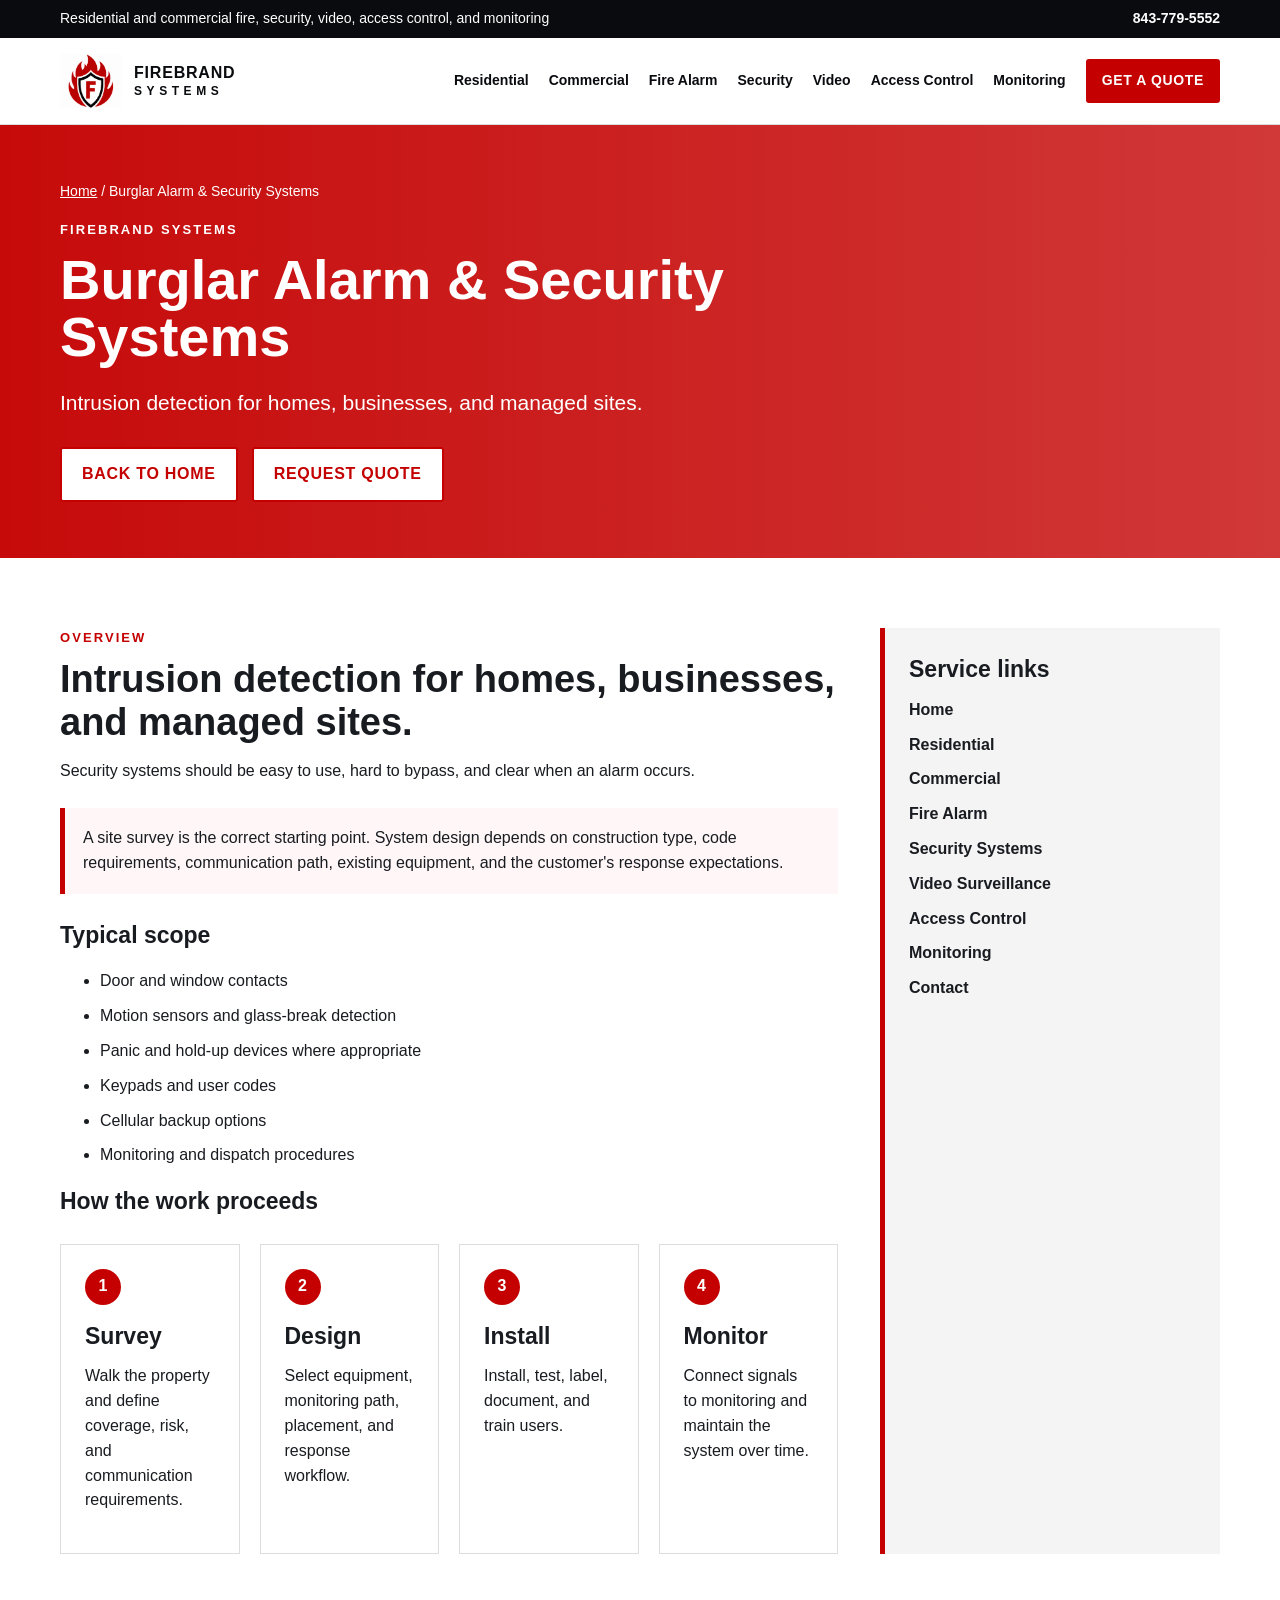
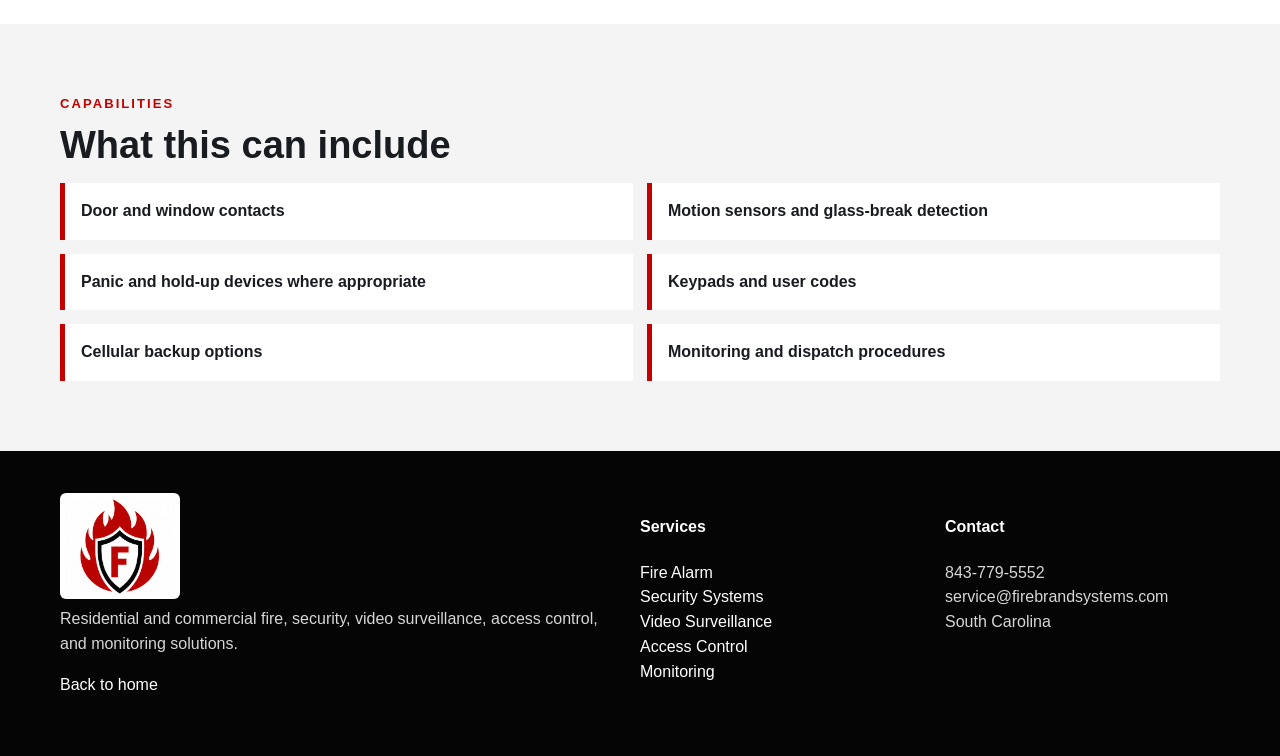
<file: security-systems.html>
<!doctype html>
<html lang="en">
<head>
  <meta charset="utf-8">
  <meta name="viewport" content="width=device-width, initial-scale=1">
  <title>Burglar Alarm & Security Systems | Firebrand Systems</title>
  <meta name="description" content="Residential and commercial burglar alarm and intrusion detection services.">
  <link rel="icon" href="assets/favicon.svg" type="image/svg+xml">
  <link rel="stylesheet" href="styles.css">
</head>
<body>

<header class="utility">
  <div class="container utility-inner">
    <span>Residential and commercial fire, security, video, access control, and monitoring</span>
    <a href="tel:8437795552">843-779-5552</a>
  </div>
</header>
<nav class="nav">
  <div class="container nav-inner">
    <a class="brand" href="index.html" aria-label="Firebrand Systems home">
      <img src="firebrand-logo.png" alt="Firebrand Systems logo">
      <span>FIREBRAND <em>SYSTEMS</em></span>
    </a>
    <div class="nav-links">
      <a href="residential.html">Residential</a>
      <a href="commercial.html">Commercial</a>
      <a href="fire-alarm.html">Fire Alarm</a>
      <a href="security-systems.html">Security</a>
      <a href="video-surveillance.html">Video</a>
      <a href="access-control.html">Access Control</a>
      <a href="monitoring.html">Monitoring</a>
      <a class="button nav-button" href="contact.html">Get a Quote</a>
    </div>
  </div>
</nav>


<main>
  <section class="hero service-hero">
    <div class="container">
      <div class="breadcrumbs"><a href="index.html">Home</a> / Burglar Alarm & Security Systems</div>
      <p class="eyebrow">Firebrand Systems</p>
      <h1>Burglar Alarm & Security Systems</h1>
      <p class="lead">Intrusion detection for homes, businesses, and managed sites.</p>
      <div class="actions"><a class="button secondary" href="index.html">Back to Home</a><a class="button secondary" href="contact.html">Request Quote</a></div>
    </div>
  </section>
  <section class="section">
    <div class="container service-layout">
      <article>
        <p class="eyebrow red">Overview</p>
        <h2>Intrusion detection for homes, businesses, and managed sites.</h2>
        <p>Security systems should be easy to use, hard to bypass, and clear when an alarm occurs.</p>
        <div class="notice">A site survey is the correct starting point. System design depends on construction type, code requirements, communication path, existing equipment, and the customer's response expectations.</div>
        <h3>Typical scope</h3>
        <ul class="text-list"><li>Door and window contacts</li>
<li>Motion sensors and glass-break detection</li>
<li>Panic and hold-up devices where appropriate</li>
<li>Keypads and user codes</li>
<li>Cellular backup options</li>
<li>Monitoring and dispatch procedures</li></ul>
        <h3>How the work proceeds</h3>
        <div class="process">
          <div><h3>Survey</h3><p>Walk the property and define coverage, risk, and communication requirements.</p></div>
          <div><h3>Design</h3><p>Select equipment, monitoring path, placement, and response workflow.</p></div>
          <div><h3>Install</h3><p>Install, test, label, document, and train users.</p></div>
          <div><h3>Monitor</h3><p>Connect signals to monitoring and maintain the system over time.</p></div>
        </div>
      </article>
      <aside class="sidebox">
        <h3>Service links</h3>
        <a href="index.html">Home</a>
        <a href="residential.html">Residential</a>
        <a href="commercial.html">Commercial</a>
        <a href="fire-alarm.html">Fire Alarm</a>
        <a href="security-systems.html">Security Systems</a>
        <a href="video-surveillance.html">Video Surveillance</a>
        <a href="access-control.html">Access Control</a>
        <a href="monitoring.html">Monitoring</a>
        <a href="contact.html">Contact</a>
      </aside>
    </div>
  </section>
  <section class="section split-section">
    <div class="container">
      <p class="eyebrow red">Capabilities</p>
      <h2>What this can include</h2>
      <div class="checklist"><span>Door and window contacts</span>
<span>Motion sensors and glass-break detection</span>
<span>Panic and hold-up devices where appropriate</span>
<span>Keypads and user codes</span>
<span>Cellular backup options</span>
<span>Monitoring and dispatch procedures</span></div>
    </div>
  </section>
</main>


<footer>
  <div class="container footer-grid">
    <div>
      <img src="firebrand-logo.png" alt="Firebrand Systems logo">
      <p>Residential and commercial fire, security, video surveillance, access control, and monitoring solutions.</p>
      <p><a href="index.html">Back to home</a></p>
    </div>
    <div>
      <h4>Services</h4>
      <p><a href="fire-alarm.html">Fire Alarm</a><br>
      <a href="security-systems.html">Security Systems</a><br>
      <a href="video-surveillance.html">Video Surveillance</a><br>
      <a href="access-control.html">Access Control</a><br>
      <a href="monitoring.html">Monitoring</a></p>
    </div>
    <div>
      <h4>Contact</h4>
      <p>843-779-5552<br>service@firebrandsystems.com<br>South Carolina</p>
    </div>
  </div>
</footer>

</body>
</html>
</file>
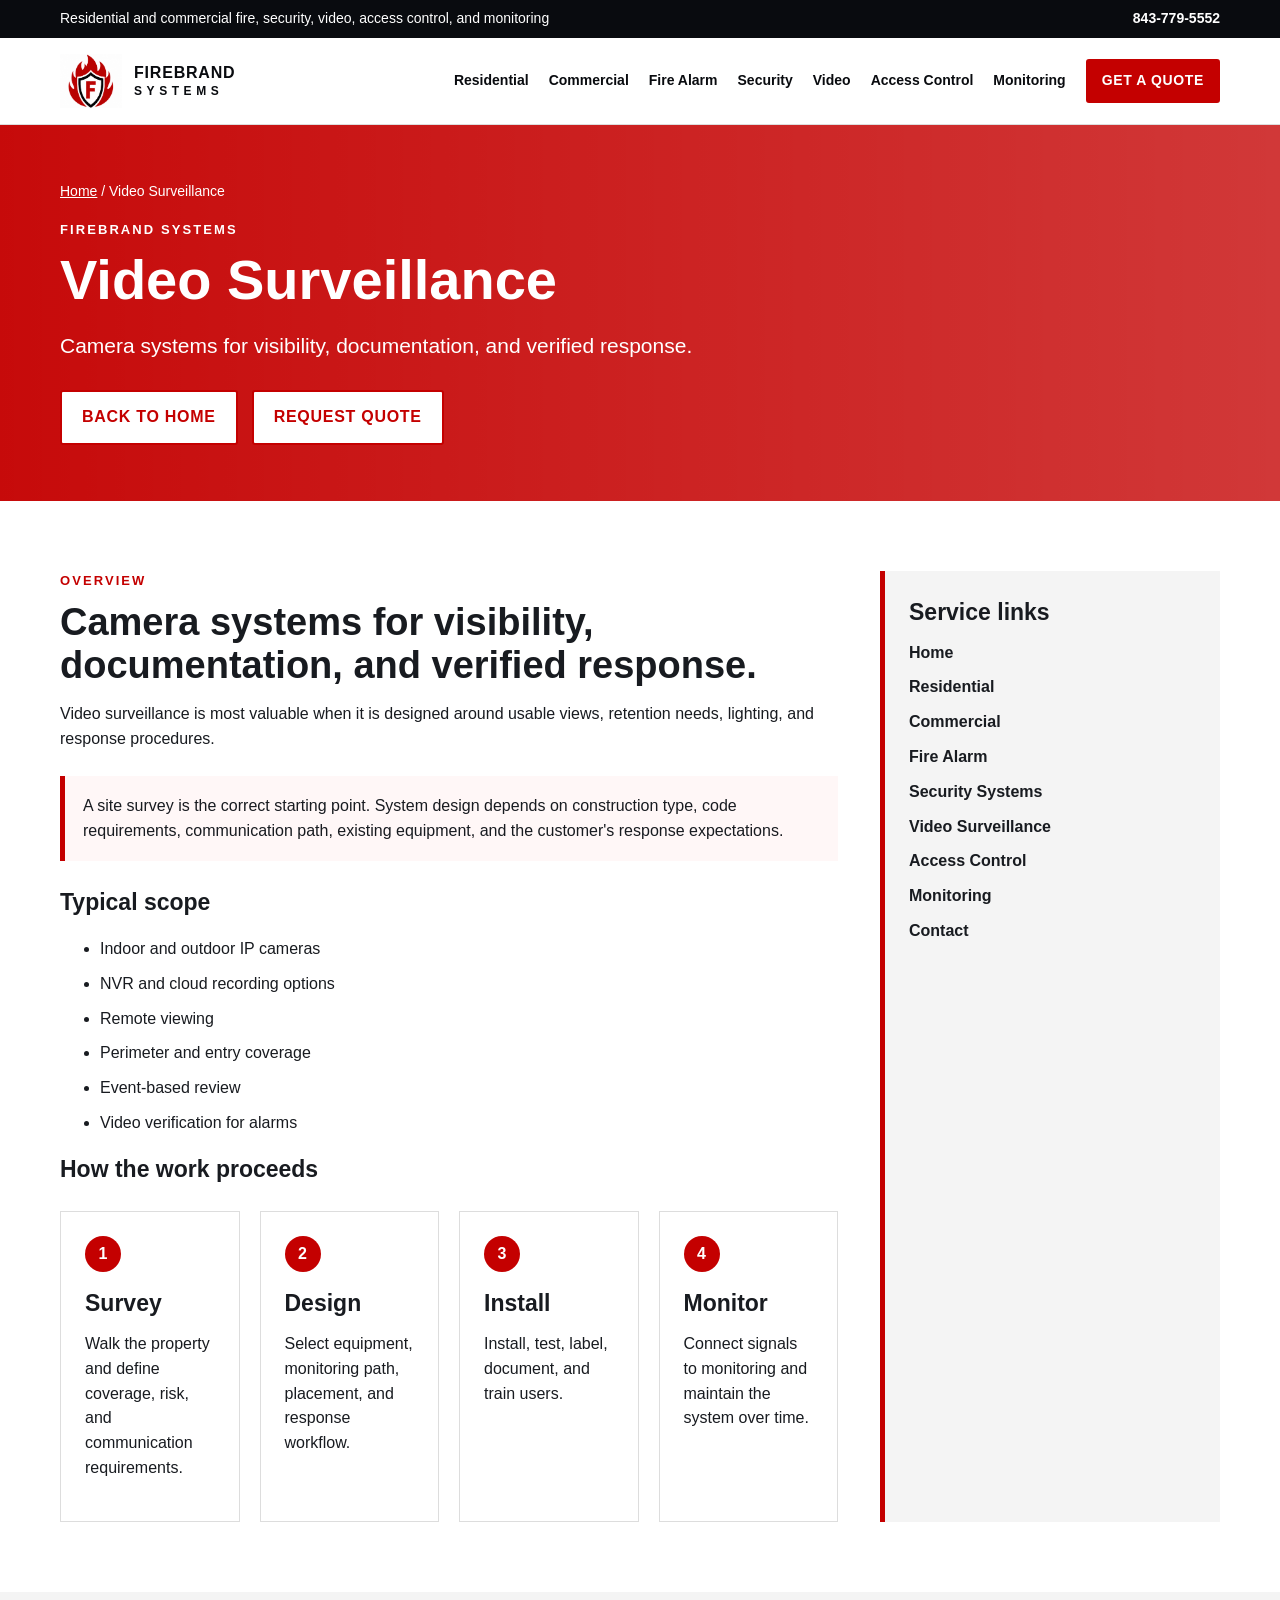
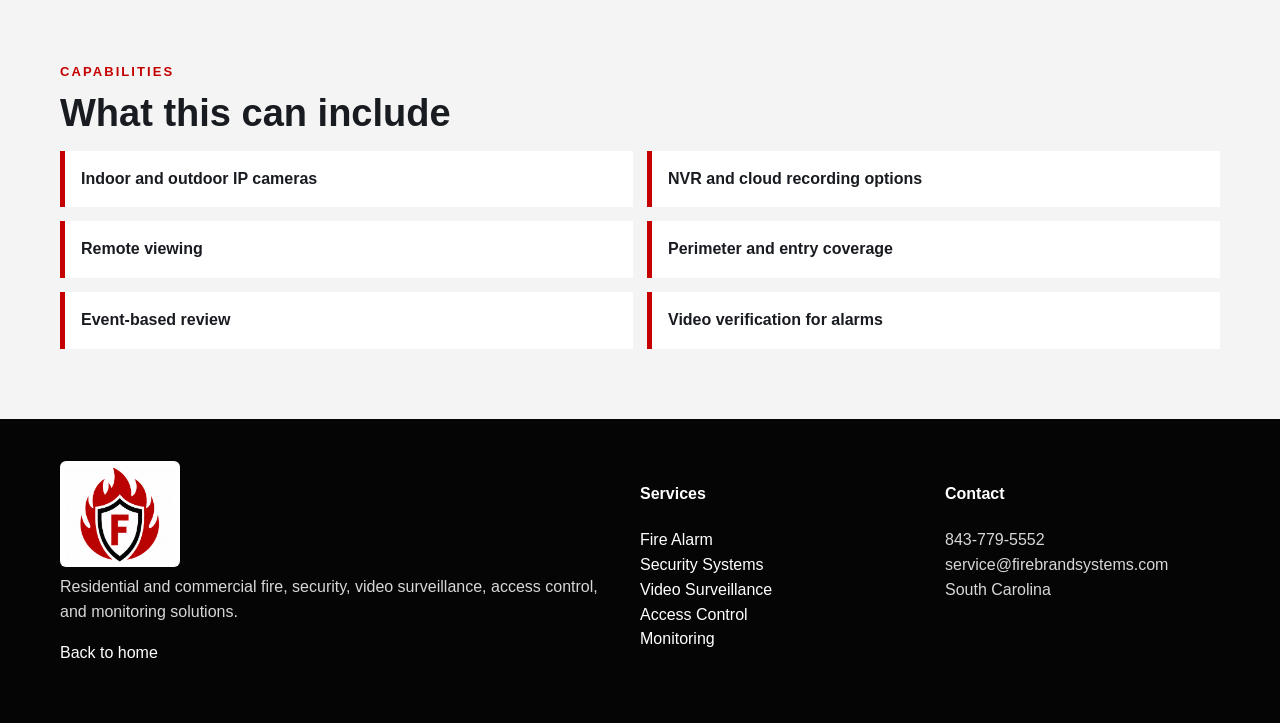
<file: video-surveillance.html>
<!doctype html>
<html lang="en">
<head>
  <meta charset="utf-8">
  <meta name="viewport" content="width=device-width, initial-scale=1">
  <title>Video Surveillance | Firebrand Systems</title>
  <meta name="description" content="IP camera, remote viewing, recording, and video verification services.">
  <link rel="icon" href="assets/favicon.svg" type="image/svg+xml">
  <link rel="stylesheet" href="styles.css">
</head>
<body>

<header class="utility">
  <div class="container utility-inner">
    <span>Residential and commercial fire, security, video, access control, and monitoring</span>
    <a href="tel:8437795552">843-779-5552</a>
  </div>
</header>
<nav class="nav">
  <div class="container nav-inner">
    <a class="brand" href="index.html" aria-label="Firebrand Systems home">
      <img src="firebrand-logo.png" alt="Firebrand Systems logo">
      <span>FIREBRAND <em>SYSTEMS</em></span>
    </a>
    <div class="nav-links">
      <a href="residential.html">Residential</a>
      <a href="commercial.html">Commercial</a>
      <a href="fire-alarm.html">Fire Alarm</a>
      <a href="security-systems.html">Security</a>
      <a href="video-surveillance.html">Video</a>
      <a href="access-control.html">Access Control</a>
      <a href="monitoring.html">Monitoring</a>
      <a class="button nav-button" href="contact.html">Get a Quote</a>
    </div>
  </div>
</nav>


<main>
  <section class="hero service-hero">
    <div class="container">
      <div class="breadcrumbs"><a href="index.html">Home</a> / Video Surveillance</div>
      <p class="eyebrow">Firebrand Systems</p>
      <h1>Video Surveillance</h1>
      <p class="lead">Camera systems for visibility, documentation, and verified response.</p>
      <div class="actions"><a class="button secondary" href="index.html">Back to Home</a><a class="button secondary" href="contact.html">Request Quote</a></div>
    </div>
  </section>
  <section class="section">
    <div class="container service-layout">
      <article>
        <p class="eyebrow red">Overview</p>
        <h2>Camera systems for visibility, documentation, and verified response.</h2>
        <p>Video surveillance is most valuable when it is designed around usable views, retention needs, lighting, and response procedures.</p>
        <div class="notice">A site survey is the correct starting point. System design depends on construction type, code requirements, communication path, existing equipment, and the customer's response expectations.</div>
        <h3>Typical scope</h3>
        <ul class="text-list"><li>Indoor and outdoor IP cameras</li>
<li>NVR and cloud recording options</li>
<li>Remote viewing</li>
<li>Perimeter and entry coverage</li>
<li>Event-based review</li>
<li>Video verification for alarms</li></ul>
        <h3>How the work proceeds</h3>
        <div class="process">
          <div><h3>Survey</h3><p>Walk the property and define coverage, risk, and communication requirements.</p></div>
          <div><h3>Design</h3><p>Select equipment, monitoring path, placement, and response workflow.</p></div>
          <div><h3>Install</h3><p>Install, test, label, document, and train users.</p></div>
          <div><h3>Monitor</h3><p>Connect signals to monitoring and maintain the system over time.</p></div>
        </div>
      </article>
      <aside class="sidebox">
        <h3>Service links</h3>
        <a href="index.html">Home</a>
        <a href="residential.html">Residential</a>
        <a href="commercial.html">Commercial</a>
        <a href="fire-alarm.html">Fire Alarm</a>
        <a href="security-systems.html">Security Systems</a>
        <a href="video-surveillance.html">Video Surveillance</a>
        <a href="access-control.html">Access Control</a>
        <a href="monitoring.html">Monitoring</a>
        <a href="contact.html">Contact</a>
      </aside>
    </div>
  </section>
  <section class="section split-section">
    <div class="container">
      <p class="eyebrow red">Capabilities</p>
      <h2>What this can include</h2>
      <div class="checklist"><span>Indoor and outdoor IP cameras</span>
<span>NVR and cloud recording options</span>
<span>Remote viewing</span>
<span>Perimeter and entry coverage</span>
<span>Event-based review</span>
<span>Video verification for alarms</span></div>
    </div>
  </section>
</main>


<footer>
  <div class="container footer-grid">
    <div>
      <img src="firebrand-logo.png" alt="Firebrand Systems logo">
      <p>Residential and commercial fire, security, video surveillance, access control, and monitoring solutions.</p>
      <p><a href="index.html">Back to home</a></p>
    </div>
    <div>
      <h4>Services</h4>
      <p><a href="fire-alarm.html">Fire Alarm</a><br>
      <a href="security-systems.html">Security Systems</a><br>
      <a href="video-surveillance.html">Video Surveillance</a><br>
      <a href="access-control.html">Access Control</a><br>
      <a href="monitoring.html">Monitoring</a></p>
    </div>
    <div>
      <h4>Contact</h4>
      <p>843-779-5552<br>service@firebrandsystems.com<br>South Carolina</p>
    </div>
  </div>
</footer>

</body>
</html>
</file>
<file: styles.css>
:root{
  --red:#c40000;
  --red-dark:#9f0000;
  --dark:#090b0f;
  --ink:#181b20;
  --muted:#f4f4f4;
  --panel:#ffffff;
  --line:#dddddd;
  --soft:#fafafa;
}
*{box-sizing:border-box}
html{scroll-behavior:smooth}
body{margin:0;font-family:Arial,Helvetica,sans-serif;color:var(--ink);line-height:1.55;background:#fff}
img{max-width:100%;height:auto}
.container{width:min(1160px,92vw);margin:0 auto}
.utility{background:var(--dark);color:#fff;font-size:14px}
.utility-inner{display:flex;justify-content:space-between;gap:18px;padding:8px 0}
.utility a{color:#fff;text-decoration:none;font-weight:800}
.nav{background:#fff;border-bottom:1px solid var(--line);position:sticky;top:0;z-index:20}
.nav-inner{display:flex;align-items:center;justify-content:space-between;padding:12px 0}
.brand{display:flex;align-items:center;gap:12px;text-decoration:none;color:var(--dark);font-weight:900;letter-spacing:.05em}
.brand img{width:62px;height:62px;object-fit:contain}
.brand span{line-height:1}
.brand em{display:block;font-style:normal;font-size:12px;letter-spacing:.38em;margin-top:4px}
.nav-links{display:flex;align-items:center;gap:20px}
.nav-links a{color:var(--dark);text-decoration:none;font-weight:800;font-size:14px}
.nav-links a:hover{color:var(--red)}
.button{display:inline-block;background:var(--red);color:#fff!important;text-decoration:none;border:2px solid var(--red);border-radius:3px;padding:13px 20px;font-weight:900;text-transform:uppercase;letter-spacing:.045em}
.button:hover{background:var(--red-dark);border-color:var(--red-dark)}
.nav-button{padding:9px 14px}
.secondary{background:#fff;color:var(--red)!important}
.dark-button{background:var(--dark);border-color:var(--dark)}
.hero{background:linear-gradient(90deg,rgba(196,0,0,.96),rgba(196,0,0,.78));color:#fff;padding:78px 0}
.hero.service-hero{padding:56px 0}
.hero-grid{display:grid;grid-template-columns:1.15fr .85fr;gap:46px;align-items:center}
.eyebrow{margin:0 0 10px;text-transform:uppercase;letter-spacing:.16em;font-weight:900;font-size:13px;color:#fff}
.eyebrow.red{color:var(--red)}
h1{font-size:56px;line-height:1.02;margin:0 0 22px;max-width:900px}
h2{font-size:38px;line-height:1.12;margin:0 0 16px}
h3{font-size:23px;margin:0 0 10px}
p{margin-top:0}
.lead{font-size:21px;max-width:800px}
.actions{display:flex;gap:14px;flex-wrap:wrap;margin-top:28px}
.hero-panel,.monitor-card,.quote-card{background:#fff;color:var(--ink);padding:30px;border-top:8px solid var(--dark);box-shadow:0 16px 36px rgba(0,0,0,.22)}
.hero-panel img{width:130px;height:auto;margin-bottom:8px}
.hero-panel li,.monitor-card li{margin:10px 0}
.section{padding:70px 0}
.proof{padding:30px 0;background:var(--dark);color:#fff}
.proof-grid{display:grid;grid-template-columns:repeat(4,1fr);gap:18px}
.proof-grid div{border-left:4px solid var(--red);padding-left:16px}
.proof-grid strong{display:block;font-size:25px}
.proof-grid span{color:#d7d7d7}
.cards{display:grid;grid-template-columns:repeat(4,1fr);gap:20px;margin-top:28px}
.card{border:1px solid var(--line);border-top:5px solid var(--red);padding:24px;background:#fff;min-height:245px}
.card a{color:var(--red);font-weight:900;text-decoration:none}
.card a:hover{text-decoration:underline}
.three{grid-template-columns:repeat(3,1fr)}
.split-section{background:var(--muted)}
.split{display:grid;grid-template-columns:1fr 1fr;gap:44px;align-items:start}
.checklist{display:grid;grid-template-columns:1fr 1fr;gap:14px}
.checklist span{background:#fff;border-left:5px solid var(--red);padding:16px;font-weight:900}
.dark{background:var(--dark);color:#fff}
.dark-list span{background:#151922;color:#fff;border-left-color:var(--red)}
.industry-grid{display:grid;grid-template-columns:repeat(4,1fr);gap:14px;margin-top:24px}
.industry-grid span{background:#fff;border-left:5px solid var(--red);padding:18px;font-weight:900}
.process{counter-reset:step;display:grid;grid-template-columns:repeat(4,1fr);gap:20px;margin-top:24px}
.process div{background:#fff;border:1px solid var(--line);padding:24px}
.process div:before{counter-increment:step;content:counter(step);display:grid;place-items:center;width:36px;height:36px;background:var(--red);color:#fff;font-weight:900;border-radius:50%;margin-bottom:14px}
.cta{background:var(--red);color:#fff;padding:72px 0}
.cta-grid{display:grid;grid-template-columns:.85fr 1.15fr;gap:40px}
form{display:grid;grid-template-columns:1fr 1fr;gap:14px}
input,select,textarea{font:inherit;padding:14px;border:0;border-radius:3px;width:100%}
textarea{grid-column:1/-1;min-height:110px}
form .button{grid-column:1/-1;cursor:pointer}
footer{background:#050505;color:#fff;padding:42px 0}
.footer-grid{display:grid;grid-template-columns:2fr 1fr 1fr;gap:30px}
footer img{width:120px;height:auto;background:#fff;border-radius:6px;padding:5px}
footer a{color:#fff;text-decoration:none}
footer a:hover{text-decoration:underline}
footer p{color:#d7d7d7}
.breadcrumbs{font-size:14px;margin-bottom:18px}
.breadcrumbs a{color:#fff}
.service-layout{display:grid;grid-template-columns:1fr 340px;gap:42px}
.sidebox{background:var(--muted);border-left:5px solid var(--red);padding:24px;position:sticky;top:100px}
.sidebox a{display:block;color:var(--ink);font-weight:900;text-decoration:none;margin:10px 0}
.sidebox a:hover{color:var(--red)}
.text-list li{margin:10px 0}
.notice{background:#fff7f7;border-left:5px solid var(--red);padding:18px;margin:24px 0}
@media(max-width:980px){
  .nav-links{display:none}
  .hero-grid,.split,.cta-grid,.service-layout{grid-template-columns:1fr}
  .cards,.proof-grid,.industry-grid,.process{grid-template-columns:1fr 1fr}
  h1{font-size:42px}
  .sidebox{position:static}
}
@media(max-width:600px){
  .utility-inner{display:block}
  .cards,.proof-grid,.checklist,form,.footer-grid,.industry-grid,.process{grid-template-columns:1fr}
  textarea,form .button{grid-column:auto}
  h1{font-size:36px}
  h2{font-size:30px}
}
</file>
